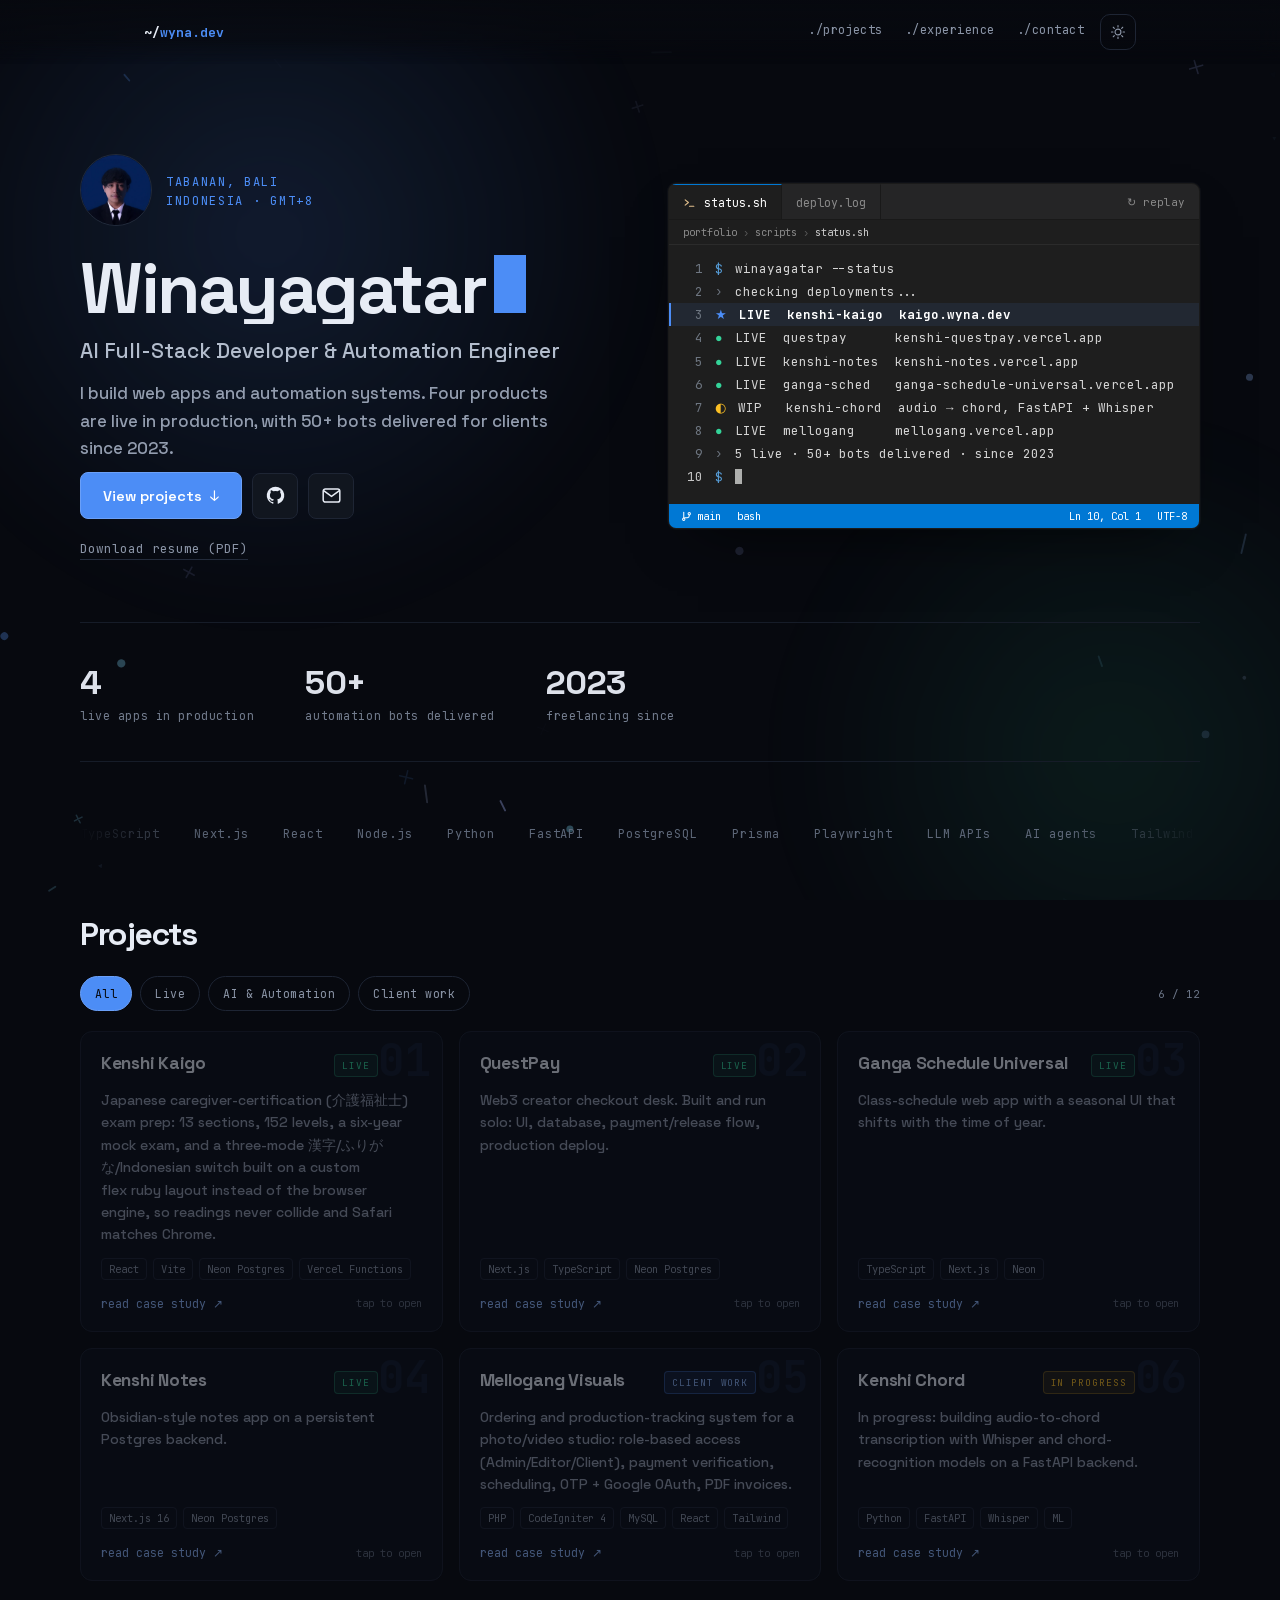
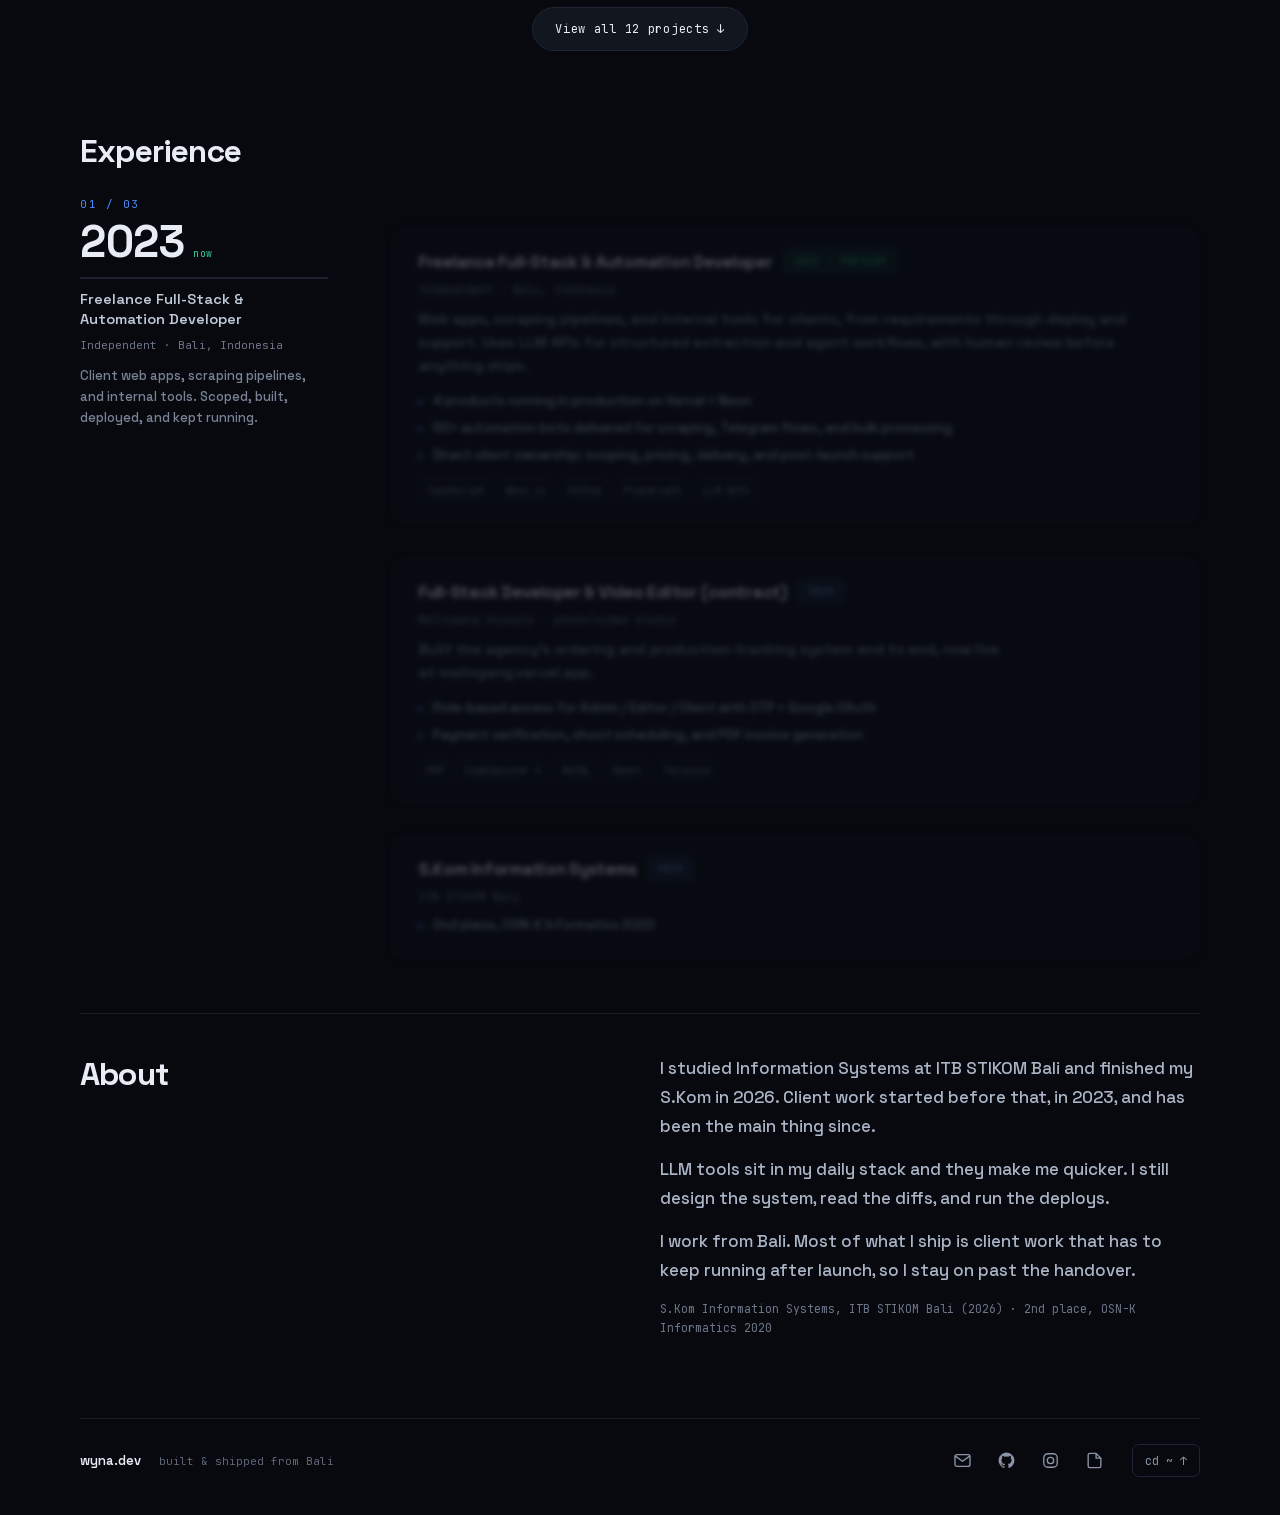
<file: index.html>
<!DOCTYPE html><html lang="en" class="__variable_6b9622 __variable_898c26"><head><meta charSet="utf-8"/><meta name="viewport" content="width=device-width, initial-scale=1"/><link rel="stylesheet" href="/_next/static/css/04a382935c172117.css" data-precedence="next"/><link rel="preload" as="script" fetchPriority="low" href="/_next/static/chunks/webpack-7c64779494009f50.js"/><script src="/_next/static/chunks/fd9d1056-b343dce2f8ea52f7.js" async=""></script><script src="/_next/static/chunks/117-05638baec290ef6c.js" async=""></script><script src="/_next/static/chunks/main-app-f8c101b78b771fcd.js" async=""></script><script src="/_next/static/chunks/app/page-1899feb83384c8ce.js" async=""></script><meta name="theme-color" media="(prefers-color-scheme: dark)" content="#07090f"/><meta name="theme-color" media="(prefers-color-scheme: light)" content="#ffffff"/><title>Winayagatar — AI Full-Stack &amp; Automation Developer</title><meta name="description" content="AI full-stack developer and automation engineer from Bali. Four products live in production and 50+ automation bots delivered for clients since 2023."/><meta name="application-name" content="Winayagatar — Portfolio"/><meta name="author" content="I Made Winayagatar Arya Bhanu"/><meta name="keywords" content="Full-Stack Developer,Automation Engineer,AI Developer,Next.js,TypeScript,Python,Bali,Indonesia,Remote"/><meta name="robots" content="index, follow"/><link rel="canonical" href="https://wyna.dev/"/><meta property="og:title" content="Winayagatar — AI Full-Stack &amp; Automation Developer"/><meta property="og:description" content="AI full-stack developer and automation engineer from Bali. Four products live in production and 50+ automation bots delivered for clients since 2023."/><meta property="og:url" content="https://wyna.dev/"/><meta property="og:site_name" content="Winayagatar"/><meta property="og:image" content="https://wyna.dev/og.png"/><meta property="og:image:width" content="1200"/><meta property="og:image:height" content="630"/><meta property="og:image:alt" content="Winayagatar — AI Full-Stack &amp; Automation Developer"/><meta property="og:type" content="website"/><meta name="twitter:card" content="summary_large_image"/><meta name="twitter:title" content="Winayagatar — AI Full-Stack &amp; Automation Developer"/><meta name="twitter:description" content="AI full-stack developer and automation engineer from Bali. Four products live in production and 50+ automation bots delivered for clients since 2023."/><meta name="twitter:image" content="https://wyna.dev/og.png"/><link rel="icon" href="/icon.svg?43dca28d3ea361ec" type="image/svg+xml" sizes="any"/><script>try{var t=localStorage.getItem("wyna-theme");if(t==="light"||t==="dark")document.documentElement.dataset.theme=t}catch(e){}</script><script src="/_next/static/chunks/polyfills-42372ed130431b0a.js" noModule=""></script></head><body><div class="progress" aria-hidden="true"></div><a href="#projects" class="skip">Skip to projects</a><div class="page"><div class="glow" aria-hidden="true"><div class="glow__a"></div><div class="glow__b"></div></div><canvas class="fx-canvas" aria-hidden="true"></canvas><div class="shell"><nav class="nav" aria-label="Primary"><div class="nav__scrim" aria-hidden="true"></div><div class="nav__inner"><button type="button" class="nav__burger" aria-label="Open menu"><svg width="20" height="20" viewBox="0 0 24 24" fill="none" stroke="currentColor" stroke-width="1.9" stroke-linecap="round" aria-hidden="true"><path d="M4 7h16M4 12.5h16M4 18h10"></path></svg></button><a href="#top" class="nav__brand">~/<span>wyna.dev</span></a><div class="nav__links"><a href="#projects" class="nav__link">./<!-- -->projects</a><a href="#experience" class="nav__link">./<!-- -->experience</a><a href="#contact" class="nav__link">./<!-- -->contact</a></div><button type="button" class="nav__theme" aria-label="Switch to light mode" title="Switch to light mode"><svg width="16" height="16" viewBox="0 0 24 24" fill="none" stroke="currentColor" stroke-width="1.7" stroke-linecap="round" stroke-linejoin="round" aria-hidden="true"><path d="M12 7.6a4.4 4.4 0 1 0 0 8.8 4.4 4.4 0 0 0 0-8.8zM12 2.2v2.2M12 19.6v2.2M4.9 4.9l1.6 1.6M17.5 17.5l1.6 1.6M2.2 12h2.2M19.6 12h2.2M4.9 19.1l1.6-1.6M17.5 6.5l1.6-1.6"></path></svg></button></div></nav><section id="top" class="hero"><div><div class="hero__id"><picture><source srcSet="/arya.webp" type="image/webp"/><img src="/arya.jpg" alt="Portrait of Winayagatar in a dark suit." width="72" height="72" class="hero__avatar"/></picture><p class="hero__loc">Tabanan, Bali<br/>Indonesia · GMT+8</p></div><h1 class="hero__name">Winayagatar<span class="hero__caret" aria-hidden="true"></span></h1><p class="hero__role">AI Full-Stack Developer &amp; Automation Engineer</p><p class="hero__lede">I build web apps and automation systems. Four products are live in production, with 50+ bots delivered for clients since 2023.</p><div class="hero__cta"><a href="#projects" class="btn">View projects<!-- --> <span class="btn__arrow" aria-hidden="true">↓</span></a><a href="https://github.com/ryuken25" target="_blank" rel="noopener noreferrer" aria-label="GitHub" title="github.com/ryuken25" class="icon-btn"><svg width="21" height="21" viewBox="0 0 24 24" fill="currentColor" aria-hidden="true"><path d="M12 2a10 10 0 0 0-3.16 19.49c.5.09.68-.22.68-.48v-1.7c-2.78.6-3.37-1.34-3.37-1.34-.45-1.16-1.11-1.47-1.11-1.47-.91-.62.07-.61.07-.61 1 .07 1.53 1.03 1.53 1.03.89 1.53 2.34 1.09 2.91.83.09-.65.35-1.09.63-1.34-2.22-.25-4.56-1.11-4.56-4.95 0-1.09.39-1.98 1.03-2.68-.1-.25-.45-1.27.1-2.65 0 0 .84-.27 2.75 1.02a9.6 9.6 0 0 1 5 0c1.91-1.29 2.75-1.02 2.75-1.02.55 1.38.2 2.4.1 2.65.64.7 1.03 1.59 1.03 2.68 0 3.85-2.34 4.7-4.57 4.94.36.31.68.92.68 1.86v2.75c0 .27.18.58.69.48A10 10 0 0 0 12 2z"></path></svg></a><a href="mailto:atar@wyna.dev" aria-label="Email" title="atar@wyna.dev" class="icon-btn"><svg width="21" height="21" viewBox="0 0 24 24" fill="none" stroke="currentColor" stroke-width="1.7" stroke-linecap="round" stroke-linejoin="round" aria-hidden="true"><rect x="2.5" y="4.5" width="19" height="15" rx="2.5"></rect><path d="M3 6.5l9 6.5 9-6.5"></path></svg></a></div><p class="hero__resume-row"><a href="https://wyna.dev/resume.pdf" target="_blank" rel="noopener noreferrer" class="hero__resume">Download resume (PDF)</a></p></div><div class="term"><div class="term__tabs"><button type="button" class="term__tab" data-on="1"><svg width="13" height="13" viewBox="0 0 24 24" fill="none" stroke="var(--ticon)" stroke-width="2" stroke-linecap="round" stroke-linejoin="round" aria-hidden="true"><path d="M4 17l6-5-6-5"></path><path d="M12 19h8"></path></svg>status.sh</button><button type="button" class="term__tab">deploy.log</button><button type="button" class="term__replay" title="Replay">↻ replay</button></div><div class="term__crumbs"><span>portfolio</span><i>›</i><span>scripts</span><i>›</i><b>status.sh</b></div><div class="term__body"><div class="term__line"><span class="term__no">1</span><span class="term__mark" data-tone="blue">$</span><span class="term__text">winayagatar --status</span></div><div class="term__line"><span class="term__no">2</span><span class="term__mark" data-tone="num">›</span><span class="term__text">checking deployments...</span></div><div class="term__line" data-hl="1"><span class="term__no">3</span><span class="term__mark" data-tone="accent">★</span><span class="term__text">LIVE  kenshi-kaigo  kaigo.wyna.dev</span></div><div class="term__line"><span class="term__no">4</span><span class="term__mark" data-tone="ok">●</span><span class="term__text">LIVE  questpay      kenshi-questpay.vercel.app</span></div><div class="term__line"><span class="term__no">5</span><span class="term__mark" data-tone="ok">●</span><span class="term__text">LIVE  kenshi-notes  kenshi-notes.vercel.app</span></div><div class="term__line"><span class="term__no">6</span><span class="term__mark" data-tone="ok">●</span><span class="term__text">LIVE  ganga-sched   ganga-schedule-universal.vercel.app</span></div><div class="term__line"><span class="term__no">7</span><span class="term__mark" data-tone="warn">◐</span><span class="term__text">WIP   kenshi-chord  audio → chord, FastAPI + Whisper</span></div><div class="term__line"><span class="term__no">8</span><span class="term__mark" data-tone="ok">●</span><span class="term__text">LIVE  mellogang     mellogang.vercel.app</span></div><div class="term__line"><span class="term__no">9</span><span class="term__mark" data-tone="num">›</span><span class="term__text">5 live · 50+ bots delivered · since 2023</span></div><div class="term__line"><span class="term__no">10</span><span class="term__mark" data-tone="accent">✓</span><span class="term__text">status ok</span></div><div class="term__prompt"><span class="term__no">11</span><span class="term__sigil">$</span><span class="term__caret"></span></div></div><div class="term__status"><span class="term__branch"><svg width="11" height="11" viewBox="0 0 24 24" fill="none" stroke="currentColor" stroke-width="2.2" stroke-linecap="round" aria-hidden="true"><path d="M6 3v12"></path><circle cx="6" cy="18" r="2.5"></circle><circle cx="18" cy="6" r="2.5"></circle><path d="M18 8.5v2a4 4 0 0 1-4 4H8"></path></svg>main</span><span>bash</span><span class="term__pos">Ln <!-- -->11<!-- -->, Col 1</span><span>UTF-8</span></div></div></section><section class="stats" aria-label="Track record"><div class="stat" data-scrub="1"><p class="stat__n" data-count="4">4</p><p class="stat__l">live apps in production</p></div><div class="stat" data-scrub="1"><p class="stat__n" data-count="50" data-suffix="+">50+</p><p class="stat__l">automation bots delivered</p></div><div class="stat" data-scrub="1"><p class="stat__n" data-count="2023" data-from="1990">2023</p><p class="stat__l">freelancing since</p></div></section><div class="ticker" aria-hidden="true"><div class="ticker__row"><span>TypeScript</span><span>Next.js</span><span>React</span><span>Node.js</span><span>Python</span><span>FastAPI</span><span>PostgreSQL</span><span>Prisma</span><span>Playwright</span><span>LLM APIs</span><span>AI agents</span><span>Tailwind</span><span>PHP</span><span>MySQL</span><span>Vercel</span><span>TypeScript</span><span>Next.js</span><span>React</span><span>Node.js</span><span>Python</span><span>FastAPI</span><span>PostgreSQL</span><span>Prisma</span><span>Playwright</span><span>LLM APIs</span><span>AI agents</span><span>Tailwind</span><span>PHP</span><span>MySQL</span><span>Vercel</span></div></div><section id="projects" class="sec"><div data-anim="wipe" data-i="0"><h2 class="sec__h sec__h--projects">Projects</h2></div><div class="filters"><button type="button" class="filter" data-on="1">All</button><button type="button" class="filter">Live</button><button type="button" class="filter">AI &amp; Automation</button><button type="button" class="filter">Client work</button><span class="filters__count">6<!-- --> / <!-- -->12</span></div><div class="cards"><article class="card" role="button" tabindex="0" data-scrub="1" aria-label="Open case study for Kenshi Kaigo"><span class="card__idx" aria-hidden="true">01</span><div class="card__top"><h3 class="card__name">Kenshi Kaigo</h3><span class="badge" data-badge="LIVE">LIVE</span></div><p class="card__desc">Japanese caregiver-certification (介護福祉士) exam prep: 13 sections, 152 levels, a six-year mock exam, and a three-mode 漢字/ふりがな/Indonesian switch built on a custom flex ruby layout instead of the browser engine, so readings never collide and Safari matches Chrome.</p><div class="tags tags--card"><span class="tag">React</span><span class="tag">Vite</span><span class="tag">Neon Postgres</span><span class="tag">Vercel Functions</span></div><div class="card__foot"><span class="card__cta">read case study <span aria-hidden="true">↗</span></span><span class="card__hint">tap to open</span></div></article><article class="card" role="button" tabindex="0" data-scrub="1" aria-label="Open case study for QuestPay"><span class="card__idx" aria-hidden="true">02</span><div class="card__top"><h3 class="card__name">QuestPay</h3><span class="badge" data-badge="LIVE">LIVE</span></div><p class="card__desc">Web3 creator checkout desk. Built and run solo: UI, database, payment/release flow, production deploy.</p><div class="tags tags--card"><span class="tag">Next.js</span><span class="tag">TypeScript</span><span class="tag">Neon Postgres</span></div><div class="card__foot"><span class="card__cta">read case study <span aria-hidden="true">↗</span></span><span class="card__hint">tap to open</span></div></article><article class="card" role="button" tabindex="0" data-scrub="1" aria-label="Open case study for Ganga Schedule Universal"><span class="card__idx" aria-hidden="true">03</span><div class="card__top"><h3 class="card__name">Ganga Schedule Universal</h3><span class="badge" data-badge="LIVE">LIVE</span></div><p class="card__desc">Class-schedule web app with a seasonal UI that shifts with the time of year.</p><div class="tags tags--card"><span class="tag">TypeScript</span><span class="tag">Next.js</span><span class="tag">Neon</span></div><div class="card__foot"><span class="card__cta">read case study <span aria-hidden="true">↗</span></span><span class="card__hint">tap to open</span></div></article><article class="card" role="button" tabindex="0" data-scrub="1" aria-label="Open case study for Kenshi Notes"><span class="card__idx" aria-hidden="true">04</span><div class="card__top"><h3 class="card__name">Kenshi Notes</h3><span class="badge" data-badge="LIVE">LIVE</span></div><p class="card__desc">Obsidian-style notes app on a persistent Postgres backend.</p><div class="tags tags--card"><span class="tag">Next.js 16</span><span class="tag">Neon Postgres</span></div><div class="card__foot"><span class="card__cta">read case study <span aria-hidden="true">↗</span></span><span class="card__hint">tap to open</span></div></article><article class="card" role="button" tabindex="0" data-scrub="1" aria-label="Open case study for Mellogang Visuals"><span class="card__idx" aria-hidden="true">05</span><div class="card__top"><h3 class="card__name">Mellogang Visuals</h3><span class="badge" data-badge="CLIENT WORK">CLIENT WORK</span></div><p class="card__desc">Ordering and production-tracking system for a photo/video studio: role-based access (Admin/Editor/Client), payment verification, scheduling, OTP + Google OAuth, PDF invoices.</p><div class="tags tags--card"><span class="tag">PHP</span><span class="tag">CodeIgniter 4</span><span class="tag">MySQL</span><span class="tag">React</span><span class="tag">Tailwind</span></div><div class="card__foot"><span class="card__cta">read case study <span aria-hidden="true">↗</span></span><span class="card__hint">tap to open</span></div></article><article class="card" role="button" tabindex="0" data-scrub="1" aria-label="Open case study for Kenshi Chord"><span class="card__idx" aria-hidden="true">06</span><div class="card__top"><h3 class="card__name">Kenshi Chord</h3><span class="badge" data-badge="IN PROGRESS">IN PROGRESS</span></div><p class="card__desc">In progress: building audio-to-chord transcription with Whisper and chord-recognition models on a FastAPI backend.</p><div class="tags tags--card"><span class="tag">Python</span><span class="tag">FastAPI</span><span class="tag">Whisper</span><span class="tag">ML</span></div><div class="card__foot"><span class="card__cta">read case study <span aria-hidden="true">↗</span></span><span class="card__hint">tap to open</span></div></article></div><div class="more"><button type="button" class="more__btn">View all 12 projects ↓</button></div></section><section id="experience" class="sec"><div data-anim="wipe" data-i="0"><h2 class="sec__h sec__h--xp">Experience</h2></div><div class="xp"><aside class="xp__aside"><p class="xp__count">01 / 03</p><div class="xp__yearrow"><span class="xp__year"><span class="xp__digit" data-digit="0">2</span><span class="xp__digit" data-digit="1">0</span><span class="xp__digit" data-digit="2">2</span><span class="xp__digit" data-digit="3">3</span></span><span class="xp__now">now</span></div><div class="xp__rail" aria-hidden="true"><div class="xp__fill"></div></div><p class="xp__role">Freelance Full-Stack &amp; Automation Developer</p><p class="xp__place">Independent · Bali, Indonesia</p><p class="xp__summary">Client web apps, scraping pipelines, and internal tools. Scoped, built, deployed, and kept running.</p></aside><div class="xp__list" data-xp-wrap="1"><article class="xp__card" data-xp="1"><span class="xp__bar" data-xp-bar="1" aria-hidden="true"></span><div class="xp__head"><h3 class="xp__title">Freelance Full-Stack &amp; Automation Developer</h3><span class="xp__period" data-tone="live">2023 — PRESENT</span></div><p class="xp__meta">Independent · Bali, Indonesia</p><p class="xp__desc">Web apps, scraping pipelines, and internal tools for clients, from requirements through deploy and support. Uses LLM APIs for structured extraction and agent workflows, with human review before anything ships.</p><div class="xp__bullets xp__bullets--spaced"><div class="xp__bullet"><i aria-hidden="true">▸</i><span>4 products running in production on Vercel + Neon</span></div><div class="xp__bullet"><i aria-hidden="true">▸</i><span>50+ automation bots delivered for scraping, Telegram flows, and bulk processing</span></div><div class="xp__bullet"><i aria-hidden="true">▸</i><span>Direct client ownership: scoping, pricing, delivery, and post-launch support</span></div></div><div class="tags"><span class="tag">TypeScript</span><span class="tag">Next.js</span><span class="tag">Python</span><span class="tag">Playwright</span><span class="tag">LLM APIs</span></div></article><article class="xp__card" data-xp="1"><span class="xp__bar" data-xp-bar="1" aria-hidden="true"></span><div class="xp__head"><h3 class="xp__title">Full-Stack Developer &amp; Video Editor (contract)</h3><span class="xp__period" data-tone="accent">2025</span></div><p class="xp__meta">Mellogang Visuals · photo/video studio</p><p class="xp__desc">Built the agency&#x27;s ordering and production-tracking system end to end, now live at mellogang.vercel.app.</p><div class="xp__bullets xp__bullets--spaced"><div class="xp__bullet"><i aria-hidden="true">▸</i><span>Role-based access for Admin / Editor / Client with OTP + Google OAuth</span></div><div class="xp__bullet"><i aria-hidden="true">▸</i><span>Payment verification, shoot scheduling, and PDF invoice generation</span></div></div><div class="tags"><span class="tag">PHP</span><span class="tag">CodeIgniter 4</span><span class="tag">MySQL</span><span class="tag">React</span><span class="tag">Tailwind</span></div></article><article class="xp__card" data-xp="1"><span class="xp__bar" data-xp-bar="1" aria-hidden="true"></span><div class="xp__head"><h3 class="xp__title">S.Kom Information Systems</h3><span class="xp__period" data-tone="accent">2026</span></div><p class="xp__meta">ITB STIKOM Bali</p><div class="xp__bullets"><div class="xp__bullet"><i aria-hidden="true">▸</i><span>2nd place, OSN-K Informatics 2020</span></div></div></article></div></div></section><section class="about"><div data-anim="wipe" data-i="0"><h2 class="sec__h">About</h2></div><div data-anim="blur" data-i="1"><p class="about__body">I studied Information Systems at ITB STIKOM Bali and finished my S.Kom in 2026. Client work started before that, in 2023, and has been the main thing since.</p><p class="about__body">LLM tools sit in my daily stack and they make me quicker. I still design the system, read the diffs, and run the deploys.</p><p class="about__body">I work from Bali. Most of what I ship is client work that has to keep running after launch, so I stay on past the handover.</p><p class="about__creds">S.Kom Information Systems, ITB STIKOM Bali (2026) · 2nd place, OSN-K Informatics 2020</p></div></section><footer id="contact" class="foot"><a href="#top" class="foot__brand">wyna.dev</a><span class="foot__note">built &amp; shipped from Bali</span><div class="foot__social"><a href="mailto:atar@wyna.dev" aria-label="Email" title="atar@wyna.dev" class="foot__icon"><svg width="19" height="19" viewBox="0 0 24 24" fill="none" stroke="currentColor" stroke-width="1.7" stroke-linecap="round" stroke-linejoin="round" aria-hidden="true"><rect x="2.5" y="4.5" width="19" height="15" rx="2.5"></rect><path d="M3 6.5l9 6.5 9-6.5"></path></svg></a><a href="https://github.com/ryuken25" target="_blank" rel="noopener noreferrer" aria-label="GitHub" title="GitHub" class="foot__icon"><svg width="19" height="19" viewBox="0 0 24 24" fill="currentColor" stroke="none" stroke-width="1.7" stroke-linecap="round" stroke-linejoin="round" aria-hidden="true"><path d="M12 2a10 10 0 0 0-3.16 19.49c.5.09.68-.22.68-.48v-1.7c-2.78.6-3.37-1.34-3.37-1.34-.45-1.16-1.11-1.47-1.11-1.47-.91-.62.07-.61.07-.61 1 .07 1.53 1.03 1.53 1.03.89 1.53 2.34 1.09 2.91.83.09-.65.35-1.09.63-1.34-2.22-.25-4.56-1.11-4.56-4.95 0-1.09.39-1.98 1.03-2.68-.1-.25-.45-1.27.1-2.65 0 0 .84-.27 2.75 1.02a9.6 9.6 0 0 1 5 0c1.91-1.29 2.75-1.02 2.75-1.02.55 1.38.2 2.4.1 2.65.64.7 1.03 1.59 1.03 2.68 0 3.85-2.34 4.7-4.57 4.94.36.31.68.92.68 1.86v2.75c0 .27.18.58.69.48A10 10 0 0 0 12 2z"></path></svg></a><a href="https://instagram.com/__winatar" target="_blank" rel="noopener noreferrer" aria-label="Instagram" title="Instagram" class="foot__icon"><svg width="19" height="19" viewBox="0 0 24 24" fill="none" stroke="currentColor" stroke-width="1.7" stroke-linecap="round" stroke-linejoin="round" aria-hidden="true"><path d="M8.5 3.5h7a5 5 0 0 1 5 5v7a5 5 0 0 1-5 5h-7a5 5 0 0 1-5-5v-7a5 5 0 0 1 5-5zM12 8a4 4 0 1 0 0 8 4 4 0 0 0 0-8z"></path></svg></a><a href="https://wyna.dev/resume.pdf" target="_blank" rel="noopener noreferrer" aria-label="Resume PDF" title="Resume PDF" class="foot__icon"><svg width="19" height="19" viewBox="0 0 24 24" fill="none" stroke="currentColor" stroke-width="1.7" stroke-linecap="round" stroke-linejoin="round" aria-hidden="true"><path d="M14 3H6a2 2 0 0 0-2 2v14a2 2 0 0 0 2 2h12a2 2 0 0 0 2-2V9zM14 3v6h6"></path></svg></a></div><a href="#top" class="foot__top">cd ~ ↑</a></footer></div></div><script src="/_next/static/chunks/webpack-7c64779494009f50.js" async=""></script><script>(self.__next_f=self.__next_f||[]).push([0]);self.__next_f.push([2,null])</script><script>self.__next_f.push([1,"1:HL[\"/_next/static/css/04a382935c172117.css\",\"style\"]\n"])</script><script>self.__next_f.push([1,"2:I[2846,[],\"\"]\n4:I[4869,[\"931\",\"static/chunks/app/page-1899feb83384c8ce.js\"],\"default\"]\n5:I[4707,[],\"\"]\n6:I[6423,[],\"\"]\n8:I[1060,[],\"\"]\n9:[]\n"])</script><script>self.__next_f.push([1,"0:[\"$\",\"$L2\",null,{\"buildId\":\"xnSDYf4_gBwXSashMukVt\",\"assetPrefix\":\"\",\"urlParts\":[\"\",\"\"],\"initialTree\":[\"\",{\"children\":[\"__PAGE__\",{}]},\"$undefined\",\"$undefined\",true],\"initialSeedData\":[\"\",{\"children\":[\"__PAGE__\",{},[[\"$L3\",[\"$\",\"$L4\",null,{}],null],null],null]},[[[[\"$\",\"link\",\"0\",{\"rel\":\"stylesheet\",\"href\":\"/_next/static/css/04a382935c172117.css\",\"precedence\":\"next\",\"crossOrigin\":\"$undefined\"}]],[\"$\",\"html\",null,{\"lang\":\"en\",\"className\":\"__variable_6b9622 __variable_898c26\",\"children\":[[\"$\",\"head\",null,{\"children\":[\"$\",\"script\",null,{\"dangerouslySetInnerHTML\":{\"__html\":\"try{var t=localStorage.getItem(\\\"wyna-theme\\\");if(t===\\\"light\\\"||t===\\\"dark\\\")document.documentElement.dataset.theme=t}catch(e){}\"}}]}],[\"$\",\"body\",null,{\"children\":[\"$\",\"$L5\",null,{\"parallelRouterKey\":\"children\",\"segmentPath\":[\"children\"],\"error\":\"$undefined\",\"errorStyles\":\"$undefined\",\"errorScripts\":\"$undefined\",\"template\":[\"$\",\"$L6\",null,{}],\"templateStyles\":\"$undefined\",\"templateScripts\":\"$undefined\",\"notFound\":[[\"$\",\"title\",null,{\"children\":\"404: This page could not be found.\"}],[\"$\",\"div\",null,{\"style\":{\"fontFamily\":\"system-ui,\\\"Segoe UI\\\",Roboto,Helvetica,Arial,sans-serif,\\\"Apple Color Emoji\\\",\\\"Segoe UI Emoji\\\"\",\"height\":\"100vh\",\"textAlign\":\"center\",\"display\":\"flex\",\"flexDirection\":\"column\",\"alignItems\":\"center\",\"justifyContent\":\"center\"},\"children\":[\"$\",\"div\",null,{\"children\":[[\"$\",\"style\",null,{\"dangerouslySetInnerHTML\":{\"__html\":\"body{color:#000;background:#fff;margin:0}.next-error-h1{border-right:1px solid rgba(0,0,0,.3)}@media (prefers-color-scheme:dark){body{color:#fff;background:#000}.next-error-h1{border-right:1px solid rgba(255,255,255,.3)}}\"}}],[\"$\",\"h1\",null,{\"className\":\"next-error-h1\",\"style\":{\"display\":\"inline-block\",\"margin\":\"0 20px 0 0\",\"padding\":\"0 23px 0 0\",\"fontSize\":24,\"fontWeight\":500,\"verticalAlign\":\"top\",\"lineHeight\":\"49px\"},\"children\":\"404\"}],[\"$\",\"div\",null,{\"style\":{\"display\":\"inline-block\"},\"children\":[\"$\",\"h2\",null,{\"style\":{\"fontSize\":14,\"fontWeight\":400,\"lineHeight\":\"49px\",\"margin\":0},\"children\":\"This page could not be found.\"}]}]]}]}]],\"notFoundStyles\":[]}]}]]}]],null],null],\"couldBeIntercepted\":false,\"initialHead\":[null,\"$L7\"],\"globalErrorComponent\":\"$8\",\"missingSlots\":\"$W9\"}]\n"])</script><script>self.__next_f.push([1,"7:[[\"$\",\"meta\",\"0\",{\"name\":\"viewport\",\"content\":\"width=device-width, initial-scale=1\"}],[\"$\",\"meta\",\"1\",{\"name\":\"theme-color\",\"media\":\"(prefers-color-scheme: dark)\",\"content\":\"#07090f\"}],[\"$\",\"meta\",\"2\",{\"name\":\"theme-color\",\"media\":\"(prefers-color-scheme: light)\",\"content\":\"#ffffff\"}],[\"$\",\"meta\",\"3\",{\"charSet\":\"utf-8\"}],[\"$\",\"title\",\"4\",{\"children\":\"Winayagatar — AI Full-Stack \u0026 Automation Developer\"}],[\"$\",\"meta\",\"5\",{\"name\":\"description\",\"content\":\"AI full-stack developer and automation engineer from Bali. Four products live in production and 50+ automation bots delivered for clients since 2023.\"}],[\"$\",\"meta\",\"6\",{\"name\":\"application-name\",\"content\":\"Winayagatar — Portfolio\"}],[\"$\",\"meta\",\"7\",{\"name\":\"author\",\"content\":\"I Made Winayagatar Arya Bhanu\"}],[\"$\",\"meta\",\"8\",{\"name\":\"keywords\",\"content\":\"Full-Stack Developer,Automation Engineer,AI Developer,Next.js,TypeScript,Python,Bali,Indonesia,Remote\"}],[\"$\",\"meta\",\"9\",{\"name\":\"robots\",\"content\":\"index, follow\"}],[\"$\",\"link\",\"10\",{\"rel\":\"canonical\",\"href\":\"https://wyna.dev/\"}],[\"$\",\"meta\",\"11\",{\"property\":\"og:title\",\"content\":\"Winayagatar — AI Full-Stack \u0026 Automation Developer\"}],[\"$\",\"meta\",\"12\",{\"property\":\"og:description\",\"content\":\"AI full-stack developer and automation engineer from Bali. Four products live in production and 50+ automation bots delivered for clients since 2023.\"}],[\"$\",\"meta\",\"13\",{\"property\":\"og:url\",\"content\":\"https://wyna.dev/\"}],[\"$\",\"meta\",\"14\",{\"property\":\"og:site_name\",\"content\":\"Winayagatar\"}],[\"$\",\"meta\",\"15\",{\"property\":\"og:image\",\"content\":\"https://wyna.dev/og.png\"}],[\"$\",\"meta\",\"16\",{\"property\":\"og:image:width\",\"content\":\"1200\"}],[\"$\",\"meta\",\"17\",{\"property\":\"og:image:height\",\"content\":\"630\"}],[\"$\",\"meta\",\"18\",{\"property\":\"og:image:alt\",\"content\":\"Winayagatar — AI Full-Stack \u0026 Automation Developer\"}],[\"$\",\"meta\",\"19\",{\"property\":\"og:type\",\"content\":\"website\"}],[\"$\",\"meta\",\"20\",{\"name\":\"twitter:card\",\"content\":\"summary_large_image\"}],[\"$\",\"meta\",\"21\",{\"name\":\"twitter:title\",\"content\":\"Winayagatar — AI Full-Stack \u0026 Automation Developer\"}],[\"$\",\"meta\",\"22\",{\"name\":\"twitter:description\",\"content\":\"AI full-stack developer and automation engineer from Bali. Four products live in production and 50+ automation bots delivered for clients since 2023.\"}],[\"$\",\"meta\",\"23\",{\"name\":\"twitter:image\",\"content\":\"https://wyna.dev/og.png\"}],[\"$\",\"link\",\"24\",{\"rel\":\"icon\",\"href\":\"/icon.svg?43dca28d3ea361ec\",\"type\":\"image/svg+xml\",\"sizes\":\"any\"}]]\n"])</script><script>self.__next_f.push([1,"3:null\n"])</script></body></html>
</file>
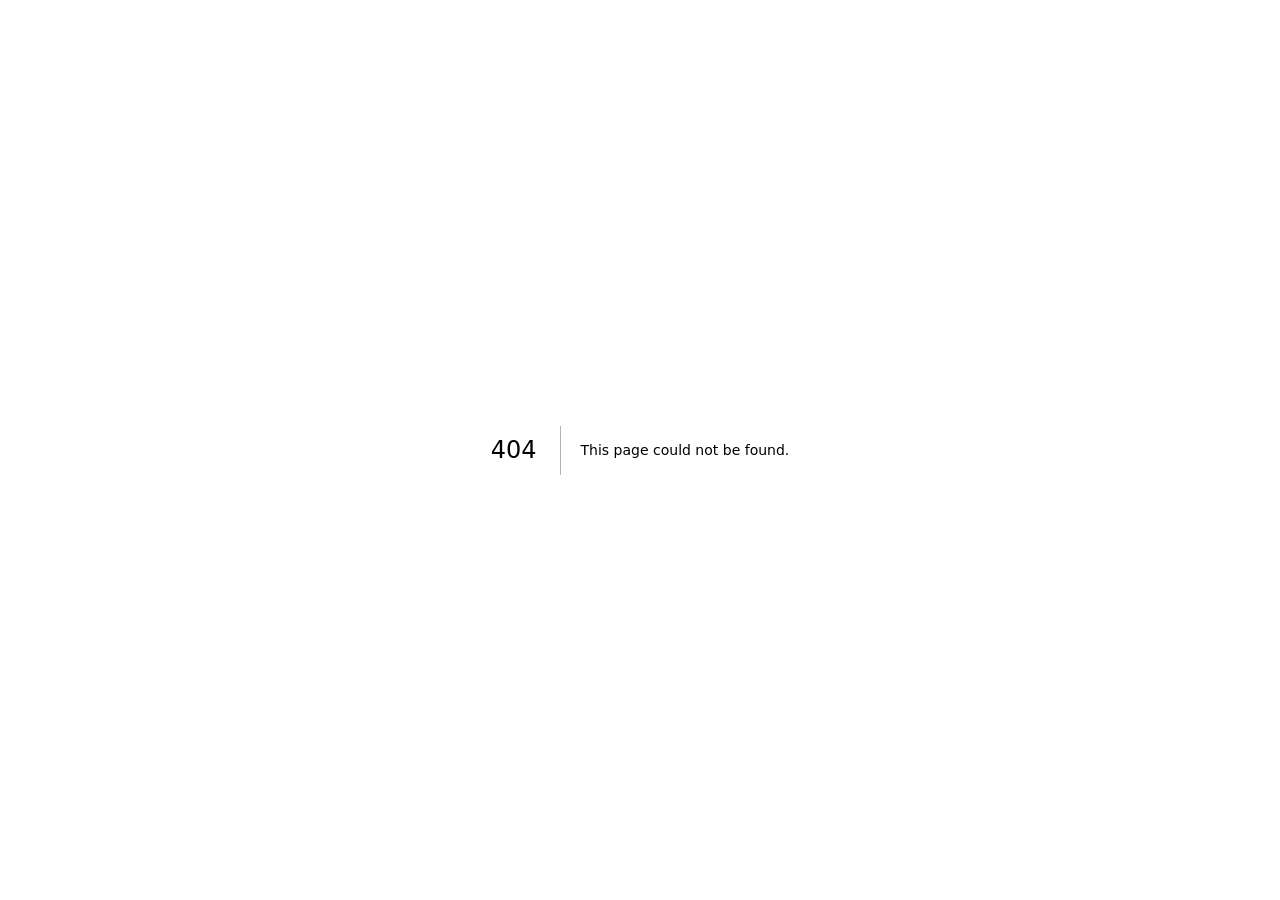
<file: 404/index.html>
<!DOCTYPE html><html lang="en" class="__variable_6b9622 __variable_898c26"><head><meta charSet="utf-8"/><meta name="viewport" content="width=device-width, initial-scale=1"/><link rel="stylesheet" href="/_next/static/css/04a382935c172117.css" data-precedence="next"/><link rel="preload" as="script" fetchPriority="low" href="/_next/static/chunks/webpack-7c64779494009f50.js"/><script src="/_next/static/chunks/fd9d1056-b343dce2f8ea52f7.js" async=""></script><script src="/_next/static/chunks/117-05638baec290ef6c.js" async=""></script><script src="/_next/static/chunks/main-app-f8c101b78b771fcd.js" async=""></script><meta name="robots" content="noindex"/><title>404: This page could not be found.</title><meta name="theme-color" media="(prefers-color-scheme: dark)" content="#07090f"/><meta name="theme-color" media="(prefers-color-scheme: light)" content="#ffffff"/><title>Winayagatar — AI Full-Stack &amp; Automation Developer</title><meta name="description" content="AI full-stack developer and automation engineer from Bali. Four products live in production and 50+ automation bots delivered for clients since 2023."/><meta name="application-name" content="Winayagatar — Portfolio"/><meta name="author" content="I Made Winayagatar Arya Bhanu"/><meta name="keywords" content="Full-Stack Developer,Automation Engineer,AI Developer,Next.js,TypeScript,Python,Bali,Indonesia,Remote"/><meta name="robots" content="index, follow"/><link rel="canonical" href="https://wyna.dev/"/><meta property="og:title" content="Winayagatar — AI Full-Stack &amp; Automation Developer"/><meta property="og:description" content="AI full-stack developer and automation engineer from Bali. Four products live in production and 50+ automation bots delivered for clients since 2023."/><meta property="og:url" content="https://wyna.dev/"/><meta property="og:site_name" content="Winayagatar"/><meta property="og:image" content="https://wyna.dev/og.png"/><meta property="og:image:width" content="1200"/><meta property="og:image:height" content="630"/><meta property="og:image:alt" content="Winayagatar — AI Full-Stack &amp; Automation Developer"/><meta property="og:type" content="website"/><meta name="twitter:card" content="summary_large_image"/><meta name="twitter:title" content="Winayagatar — AI Full-Stack &amp; Automation Developer"/><meta name="twitter:description" content="AI full-stack developer and automation engineer from Bali. Four products live in production and 50+ automation bots delivered for clients since 2023."/><meta name="twitter:image" content="https://wyna.dev/og.png"/><script>try{var t=localStorage.getItem("wyna-theme");if(t==="light"||t==="dark")document.documentElement.dataset.theme=t}catch(e){}</script><script src="/_next/static/chunks/polyfills-42372ed130431b0a.js" noModule=""></script></head><body><div style="font-family:system-ui,&quot;Segoe UI&quot;,Roboto,Helvetica,Arial,sans-serif,&quot;Apple Color Emoji&quot;,&quot;Segoe UI Emoji&quot;;height:100vh;text-align:center;display:flex;flex-direction:column;align-items:center;justify-content:center"><div><style>body{color:#000;background:#fff;margin:0}.next-error-h1{border-right:1px solid rgba(0,0,0,.3)}@media (prefers-color-scheme:dark){body{color:#fff;background:#000}.next-error-h1{border-right:1px solid rgba(255,255,255,.3)}}</style><h1 class="next-error-h1" style="display:inline-block;margin:0 20px 0 0;padding:0 23px 0 0;font-size:24px;font-weight:500;vertical-align:top;line-height:49px">404</h1><div style="display:inline-block"><h2 style="font-size:14px;font-weight:400;line-height:49px;margin:0">This page could not be found.</h2></div></div></div><script src="/_next/static/chunks/webpack-7c64779494009f50.js" async=""></script><script>(self.__next_f=self.__next_f||[]).push([0]);self.__next_f.push([2,null])</script><script>self.__next_f.push([1,"1:HL[\"/_next/static/css/04a382935c172117.css\",\"style\"]\n"])</script><script>self.__next_f.push([1,"2:I[2846,[],\"\"]\n4:I[4707,[],\"\"]\n5:I[6423,[],\"\"]\nb:I[1060,[],\"\"]\n6:{\"fontFamily\":\"system-ui,\\\"Segoe UI\\\",Roboto,Helvetica,Arial,sans-serif,\\\"Apple Color Emoji\\\",\\\"Segoe UI Emoji\\\"\",\"height\":\"100vh\",\"textAlign\":\"center\",\"display\":\"flex\",\"flexDirection\":\"column\",\"alignItems\":\"center\",\"justifyContent\":\"center\"}\n7:{\"display\":\"inline-block\",\"margin\":\"0 20px 0 0\",\"padding\":\"0 23px 0 0\",\"fontSize\":24,\"fontWeight\":500,\"verticalAlign\":\"top\",\"lineHeight\":\"49px\"}\n8:{\"display\":\"inline-block\"}\n9:{\"fontSize\":14,\"fontWeight\":400,\"lineHeight\":\"49px\",\"margin\":0}\nc:[]\n"])</script><script>self.__next_f.push([1,"0:[\"$\",\"$L2\",null,{\"buildId\":\"xnSDYf4_gBwXSashMukVt\",\"assetPrefix\":\"\",\"urlParts\":[\"\",\"_not-found\",\"\"],\"initialTree\":[\"\",{\"children\":[\"/_not-found\",{\"children\":[\"__PAGE__\",{}]}]},\"$undefined\",\"$undefined\",true],\"initialSeedData\":[\"\",{\"children\":[\"/_not-found\",{\"children\":[\"__PAGE__\",{},[[\"$L3\",[[\"$\",\"title\",null,{\"children\":\"404: This page could not be found.\"}],[\"$\",\"div\",null,{\"style\":{\"fontFamily\":\"system-ui,\\\"Segoe UI\\\",Roboto,Helvetica,Arial,sans-serif,\\\"Apple Color Emoji\\\",\\\"Segoe UI Emoji\\\"\",\"height\":\"100vh\",\"textAlign\":\"center\",\"display\":\"flex\",\"flexDirection\":\"column\",\"alignItems\":\"center\",\"justifyContent\":\"center\"},\"children\":[\"$\",\"div\",null,{\"children\":[[\"$\",\"style\",null,{\"dangerouslySetInnerHTML\":{\"__html\":\"body{color:#000;background:#fff;margin:0}.next-error-h1{border-right:1px solid rgba(0,0,0,.3)}@media (prefers-color-scheme:dark){body{color:#fff;background:#000}.next-error-h1{border-right:1px solid rgba(255,255,255,.3)}}\"}}],[\"$\",\"h1\",null,{\"className\":\"next-error-h1\",\"style\":{\"display\":\"inline-block\",\"margin\":\"0 20px 0 0\",\"padding\":\"0 23px 0 0\",\"fontSize\":24,\"fontWeight\":500,\"verticalAlign\":\"top\",\"lineHeight\":\"49px\"},\"children\":\"404\"}],[\"$\",\"div\",null,{\"style\":{\"display\":\"inline-block\"},\"children\":[\"$\",\"h2\",null,{\"style\":{\"fontSize\":14,\"fontWeight\":400,\"lineHeight\":\"49px\",\"margin\":0},\"children\":\"This page could not be found.\"}]}]]}]}]],null],null],null]},[null,[\"$\",\"$L4\",null,{\"parallelRouterKey\":\"children\",\"segmentPath\":[\"children\",\"/_not-found\",\"children\"],\"error\":\"$undefined\",\"errorStyles\":\"$undefined\",\"errorScripts\":\"$undefined\",\"template\":[\"$\",\"$L5\",null,{}],\"templateStyles\":\"$undefined\",\"templateScripts\":\"$undefined\",\"notFound\":\"$undefined\",\"notFoundStyles\":\"$undefined\"}]],null]},[[[[\"$\",\"link\",\"0\",{\"rel\":\"stylesheet\",\"href\":\"/_next/static/css/04a382935c172117.css\",\"precedence\":\"next\",\"crossOrigin\":\"$undefined\"}]],[\"$\",\"html\",null,{\"lang\":\"en\",\"className\":\"__variable_6b9622 __variable_898c26\",\"children\":[[\"$\",\"head\",null,{\"children\":[\"$\",\"script\",null,{\"dangerouslySetInnerHTML\":{\"__html\":\"try{var t=localStorage.getItem(\\\"wyna-theme\\\");if(t===\\\"light\\\"||t===\\\"dark\\\")document.documentElement.dataset.theme=t}catch(e){}\"}}]}],[\"$\",\"body\",null,{\"children\":[\"$\",\"$L4\",null,{\"parallelRouterKey\":\"children\",\"segmentPath\":[\"children\"],\"error\":\"$undefined\",\"errorStyles\":\"$undefined\",\"errorScripts\":\"$undefined\",\"template\":[\"$\",\"$L5\",null,{}],\"templateStyles\":\"$undefined\",\"templateScripts\":\"$undefined\",\"notFound\":[[\"$\",\"title\",null,{\"children\":\"404: This page could not be found.\"}],[\"$\",\"div\",null,{\"style\":\"$6\",\"children\":[\"$\",\"div\",null,{\"children\":[[\"$\",\"style\",null,{\"dangerouslySetInnerHTML\":{\"__html\":\"body{color:#000;background:#fff;margin:0}.next-error-h1{border-right:1px solid rgba(0,0,0,.3)}@media (prefers-color-scheme:dark){body{color:#fff;background:#000}.next-error-h1{border-right:1px solid rgba(255,255,255,.3)}}\"}}],[\"$\",\"h1\",null,{\"className\":\"next-error-h1\",\"style\":\"$7\",\"children\":\"404\"}],[\"$\",\"div\",null,{\"style\":\"$8\",\"children\":[\"$\",\"h2\",null,{\"style\":\"$9\",\"children\":\"This page could not be found.\"}]}]]}]}]],\"notFoundStyles\":[]}]}]]}]],null],null],\"couldBeIntercepted\":false,\"initialHead\":[[\"$\",\"meta\",null,{\"name\":\"robots\",\"content\":\"noindex\"}],\"$La\"],\"globalErrorComponent\":\"$b\",\"missingSlots\":\"$Wc\"}]\n"])</script><script>self.__next_f.push([1,"a:[[\"$\",\"meta\",\"0\",{\"name\":\"viewport\",\"content\":\"width=device-width, initial-scale=1\"}],[\"$\",\"meta\",\"1\",{\"name\":\"theme-color\",\"media\":\"(prefers-color-scheme: dark)\",\"content\":\"#07090f\"}],[\"$\",\"meta\",\"2\",{\"name\":\"theme-color\",\"media\":\"(prefers-color-scheme: light)\",\"content\":\"#ffffff\"}],[\"$\",\"meta\",\"3\",{\"charSet\":\"utf-8\"}],[\"$\",\"title\",\"4\",{\"children\":\"Winayagatar — AI Full-Stack \u0026 Automation Developer\"}],[\"$\",\"meta\",\"5\",{\"name\":\"description\",\"content\":\"AI full-stack developer and automation engineer from Bali. Four products live in production and 50+ automation bots delivered for clients since 2023.\"}],[\"$\",\"meta\",\"6\",{\"name\":\"application-name\",\"content\":\"Winayagatar — Portfolio\"}],[\"$\",\"meta\",\"7\",{\"name\":\"author\",\"content\":\"I Made Winayagatar Arya Bhanu\"}],[\"$\",\"meta\",\"8\",{\"name\":\"keywords\",\"content\":\"Full-Stack Developer,Automation Engineer,AI Developer,Next.js,TypeScript,Python,Bali,Indonesia,Remote\"}],[\"$\",\"meta\",\"9\",{\"name\":\"robots\",\"content\":\"index, follow\"}],[\"$\",\"link\",\"10\",{\"rel\":\"canonical\",\"href\":\"https://wyna.dev/\"}],[\"$\",\"meta\",\"11\",{\"property\":\"og:title\",\"content\":\"Winayagatar — AI Full-Stack \u0026 Automation Developer\"}],[\"$\",\"meta\",\"12\",{\"property\":\"og:description\",\"content\":\"AI full-stack developer and automation engineer from Bali. Four products live in production and 50+ automation bots delivered for clients since 2023.\"}],[\"$\",\"meta\",\"13\",{\"property\":\"og:url\",\"content\":\"https://wyna.dev/\"}],[\"$\",\"meta\",\"14\",{\"property\":\"og:site_name\",\"content\":\"Winayagatar\"}],[\"$\",\"meta\",\"15\",{\"property\":\"og:image\",\"content\":\"https://wyna.dev/og.png\"}],[\"$\",\"meta\",\"16\",{\"property\":\"og:image:width\",\"content\":\"1200\"}],[\"$\",\"meta\",\"17\",{\"property\":\"og:image:height\",\"content\":\"630\"}],[\"$\",\"meta\",\"18\",{\"property\":\"og:image:alt\",\"content\":\"Winayagatar — AI Full-Stack \u0026 Automation Developer\"}],[\"$\",\"meta\",\"19\",{\"property\":\"og:type\",\"content\":\"website\"}],[\"$\",\"meta\",\"20\",{\"name\":\"twitter:card\",\"content\":\"summary_large_image\"}],[\"$\",\"meta\",\"21\",{\"name\":\"twitter:title\",\"content\":\"Winayagatar — AI Full-Stack \u0026 Automation Developer\"}],[\"$\",\"meta\",\"22\",{\"name\":\"twitter:description\",\"content\":\"AI full-stack developer and automation engineer from Bali. Four products live in production and 50+ automation bots delivered for clients since 2023.\"}],[\"$\",\"meta\",\"23\",{\"name\":\"twitter:image\",\"content\":\"https://wyna.dev/og.png\"}]]\n"])</script><script>self.__next_f.push([1,"3:null\n"])</script></body></html>
</file>
<file: _next/static/css/04a382935c172117.css>
@font-face{font-family:__Space_Grotesk_6b9622;font-style:normal;font-weight:500;font-display:swap;src:url(/_next/static/media/e1aab0933260df4d-s.woff2) format("woff2");unicode-range:u+0102-0103,u+0110-0111,u+0128-0129,u+0168-0169,u+01a0-01a1,u+01af-01b0,u+0300-0301,u+0303-0304,u+0308-0309,u+0323,u+0329,u+1ea0-1ef9,u+20ab}@font-face{font-family:__Space_Grotesk_6b9622;font-style:normal;font-weight:500;font-display:swap;src:url(/_next/static/media/b7387a63dd068245-s.woff2) format("woff2");unicode-range:u+0100-02ba,u+02bd-02c5,u+02c7-02cc,u+02ce-02d7,u+02dd-02ff,u+0304,u+0308,u+0329,u+1d00-1dbf,u+1e00-1e9f,u+1ef2-1eff,u+2020,u+20a0-20ab,u+20ad-20c0,u+2113,u+2c60-2c7f,u+a720-a7ff}@font-face{font-family:__Space_Grotesk_6b9622;font-style:normal;font-weight:500;font-display:swap;src:url(/_next/static/media/36966cca54120369-s.p.woff2) format("woff2");unicode-range:u+00??,u+0131,u+0152-0153,u+02bb-02bc,u+02c6,u+02da,u+02dc,u+0304,u+0308,u+0329,u+2000-206f,u+20ac,u+2122,u+2191,u+2193,u+2212,u+2215,u+feff,u+fffd}@font-face{font-family:__Space_Grotesk_6b9622;font-style:normal;font-weight:600;font-display:swap;src:url(/_next/static/media/e1aab0933260df4d-s.woff2) format("woff2");unicode-range:u+0102-0103,u+0110-0111,u+0128-0129,u+0168-0169,u+01a0-01a1,u+01af-01b0,u+0300-0301,u+0303-0304,u+0308-0309,u+0323,u+0329,u+1ea0-1ef9,u+20ab}@font-face{font-family:__Space_Grotesk_6b9622;font-style:normal;font-weight:600;font-display:swap;src:url(/_next/static/media/b7387a63dd068245-s.woff2) format("woff2");unicode-range:u+0100-02ba,u+02bd-02c5,u+02c7-02cc,u+02ce-02d7,u+02dd-02ff,u+0304,u+0308,u+0329,u+1d00-1dbf,u+1e00-1e9f,u+1ef2-1eff,u+2020,u+20a0-20ab,u+20ad-20c0,u+2113,u+2c60-2c7f,u+a720-a7ff}@font-face{font-family:__Space_Grotesk_6b9622;font-style:normal;font-weight:600;font-display:swap;src:url(/_next/static/media/36966cca54120369-s.p.woff2) format("woff2");unicode-range:u+00??,u+0131,u+0152-0153,u+02bb-02bc,u+02c6,u+02da,u+02dc,u+0304,u+0308,u+0329,u+2000-206f,u+20ac,u+2122,u+2191,u+2193,u+2212,u+2215,u+feff,u+fffd}@font-face{font-family:__Space_Grotesk_6b9622;font-style:normal;font-weight:700;font-display:swap;src:url(/_next/static/media/e1aab0933260df4d-s.woff2) format("woff2");unicode-range:u+0102-0103,u+0110-0111,u+0128-0129,u+0168-0169,u+01a0-01a1,u+01af-01b0,u+0300-0301,u+0303-0304,u+0308-0309,u+0323,u+0329,u+1ea0-1ef9,u+20ab}@font-face{font-family:__Space_Grotesk_6b9622;font-style:normal;font-weight:700;font-display:swap;src:url(/_next/static/media/b7387a63dd068245-s.woff2) format("woff2");unicode-range:u+0100-02ba,u+02bd-02c5,u+02c7-02cc,u+02ce-02d7,u+02dd-02ff,u+0304,u+0308,u+0329,u+1d00-1dbf,u+1e00-1e9f,u+1ef2-1eff,u+2020,u+20a0-20ab,u+20ad-20c0,u+2113,u+2c60-2c7f,u+a720-a7ff}@font-face{font-family:__Space_Grotesk_6b9622;font-style:normal;font-weight:700;font-display:swap;src:url(/_next/static/media/36966cca54120369-s.p.woff2) format("woff2");unicode-range:u+00??,u+0131,u+0152-0153,u+02bb-02bc,u+02c6,u+02da,u+02dc,u+0304,u+0308,u+0329,u+2000-206f,u+20ac,u+2122,u+2191,u+2193,u+2212,u+2215,u+feff,u+fffd}@font-face{font-family:__Space_Grotesk_Fallback_6b9622;src:local("Arial");ascent-override:89.71%;descent-override:26.62%;line-gap-override:0.00%;size-adjust:109.69%}.__className_6b9622{font-family:__Space_Grotesk_6b9622,__Space_Grotesk_Fallback_6b9622;font-style:normal}.__variable_6b9622{--font-display:"__Space_Grotesk_6b9622","__Space_Grotesk_Fallback_6b9622"}@font-face{font-family:__JetBrains_Mono_898c26;font-style:normal;font-weight:400;font-display:swap;src:url(/_next/static/media/edc640959b0c7826-s.woff2) format("woff2");unicode-range:u+0460-052f,u+1c80-1c8a,u+20b4,u+2de0-2dff,u+a640-a69f,u+fe2e-fe2f}@font-face{font-family:__JetBrains_Mono_898c26;font-style:normal;font-weight:400;font-display:swap;src:url(/_next/static/media/ac0e76ddaeeb7981-s.woff2) format("woff2");unicode-range:u+0301,u+0400-045f,u+0490-0491,u+04b0-04b1,u+2116}@font-face{font-family:__JetBrains_Mono_898c26;font-style:normal;font-weight:400;font-display:swap;src:url(/_next/static/media/64d784ea54a4acde-s.woff2) format("woff2");unicode-range:u+0370-0377,u+037a-037f,u+0384-038a,u+038c,u+038e-03a1,u+03a3-03ff}@font-face{font-family:__JetBrains_Mono_898c26;font-style:normal;font-weight:400;font-display:swap;src:url(/_next/static/media/ff71da380fbe67dd-s.woff2) format("woff2");unicode-range:u+0102-0103,u+0110-0111,u+0128-0129,u+0168-0169,u+01a0-01a1,u+01af-01b0,u+0300-0301,u+0303-0304,u+0308-0309,u+0323,u+0329,u+1ea0-1ef9,u+20ab}@font-face{font-family:__JetBrains_Mono_898c26;font-style:normal;font-weight:400;font-display:swap;src:url(/_next/static/media/6d831b18ae5b01dc-s.woff2) format("woff2");unicode-range:u+0100-02ba,u+02bd-02c5,u+02c7-02cc,u+02ce-02d7,u+02dd-02ff,u+0304,u+0308,u+0329,u+1d00-1dbf,u+1e00-1e9f,u+1ef2-1eff,u+2020,u+20a0-20ab,u+20ad-20c0,u+2113,u+2c60-2c7f,u+a720-a7ff}@font-face{font-family:__JetBrains_Mono_898c26;font-style:normal;font-weight:400;font-display:swap;src:url(/_next/static/media/558ca1a6aa3cb55e-s.p.woff2) format("woff2");unicode-range:u+00??,u+0131,u+0152-0153,u+02bb-02bc,u+02c6,u+02da,u+02dc,u+0304,u+0308,u+0329,u+2000-206f,u+20ac,u+2122,u+2191,u+2193,u+2212,u+2215,u+feff,u+fffd}@font-face{font-family:__JetBrains_Mono_898c26;font-style:normal;font-weight:500;font-display:swap;src:url(/_next/static/media/edc640959b0c7826-s.woff2) format("woff2");unicode-range:u+0460-052f,u+1c80-1c8a,u+20b4,u+2de0-2dff,u+a640-a69f,u+fe2e-fe2f}@font-face{font-family:__JetBrains_Mono_898c26;font-style:normal;font-weight:500;font-display:swap;src:url(/_next/static/media/ac0e76ddaeeb7981-s.woff2) format("woff2");unicode-range:u+0301,u+0400-045f,u+0490-0491,u+04b0-04b1,u+2116}@font-face{font-family:__JetBrains_Mono_898c26;font-style:normal;font-weight:500;font-display:swap;src:url(/_next/static/media/64d784ea54a4acde-s.woff2) format("woff2");unicode-range:u+0370-0377,u+037a-037f,u+0384-038a,u+038c,u+038e-03a1,u+03a3-03ff}@font-face{font-family:__JetBrains_Mono_898c26;font-style:normal;font-weight:500;font-display:swap;src:url(/_next/static/media/ff71da380fbe67dd-s.woff2) format("woff2");unicode-range:u+0102-0103,u+0110-0111,u+0128-0129,u+0168-0169,u+01a0-01a1,u+01af-01b0,u+0300-0301,u+0303-0304,u+0308-0309,u+0323,u+0329,u+1ea0-1ef9,u+20ab}@font-face{font-family:__JetBrains_Mono_898c26;font-style:normal;font-weight:500;font-display:swap;src:url(/_next/static/media/6d831b18ae5b01dc-s.woff2) format("woff2");unicode-range:u+0100-02ba,u+02bd-02c5,u+02c7-02cc,u+02ce-02d7,u+02dd-02ff,u+0304,u+0308,u+0329,u+1d00-1dbf,u+1e00-1e9f,u+1ef2-1eff,u+2020,u+20a0-20ab,u+20ad-20c0,u+2113,u+2c60-2c7f,u+a720-a7ff}@font-face{font-family:__JetBrains_Mono_898c26;font-style:normal;font-weight:500;font-display:swap;src:url(/_next/static/media/558ca1a6aa3cb55e-s.p.woff2) format("woff2");unicode-range:u+00??,u+0131,u+0152-0153,u+02bb-02bc,u+02c6,u+02da,u+02dc,u+0304,u+0308,u+0329,u+2000-206f,u+20ac,u+2122,u+2191,u+2193,u+2212,u+2215,u+feff,u+fffd}@font-face{font-family:__JetBrains_Mono_898c26;font-style:normal;font-weight:700;font-display:swap;src:url(/_next/static/media/edc640959b0c7826-s.woff2) format("woff2");unicode-range:u+0460-052f,u+1c80-1c8a,u+20b4,u+2de0-2dff,u+a640-a69f,u+fe2e-fe2f}@font-face{font-family:__JetBrains_Mono_898c26;font-style:normal;font-weight:700;font-display:swap;src:url(/_next/static/media/ac0e76ddaeeb7981-s.woff2) format("woff2");unicode-range:u+0301,u+0400-045f,u+0490-0491,u+04b0-04b1,u+2116}@font-face{font-family:__JetBrains_Mono_898c26;font-style:normal;font-weight:700;font-display:swap;src:url(/_next/static/media/64d784ea54a4acde-s.woff2) format("woff2");unicode-range:u+0370-0377,u+037a-037f,u+0384-038a,u+038c,u+038e-03a1,u+03a3-03ff}@font-face{font-family:__JetBrains_Mono_898c26;font-style:normal;font-weight:700;font-display:swap;src:url(/_next/static/media/ff71da380fbe67dd-s.woff2) format("woff2");unicode-range:u+0102-0103,u+0110-0111,u+0128-0129,u+0168-0169,u+01a0-01a1,u+01af-01b0,u+0300-0301,u+0303-0304,u+0308-0309,u+0323,u+0329,u+1ea0-1ef9,u+20ab}@font-face{font-family:__JetBrains_Mono_898c26;font-style:normal;font-weight:700;font-display:swap;src:url(/_next/static/media/6d831b18ae5b01dc-s.woff2) format("woff2");unicode-range:u+0100-02ba,u+02bd-02c5,u+02c7-02cc,u+02ce-02d7,u+02dd-02ff,u+0304,u+0308,u+0329,u+1d00-1dbf,u+1e00-1e9f,u+1ef2-1eff,u+2020,u+20a0-20ab,u+20ad-20c0,u+2113,u+2c60-2c7f,u+a720-a7ff}@font-face{font-family:__JetBrains_Mono_898c26;font-style:normal;font-weight:700;font-display:swap;src:url(/_next/static/media/558ca1a6aa3cb55e-s.p.woff2) format("woff2");unicode-range:u+00??,u+0131,u+0152-0153,u+02bb-02bc,u+02c6,u+02da,u+02dc,u+0304,u+0308,u+0329,u+2000-206f,u+20ac,u+2122,u+2191,u+2193,u+2212,u+2215,u+feff,u+fffd}@font-face{font-family:__JetBrains_Mono_Fallback_898c26;src:local("Arial");ascent-override:75.79%;descent-override:22.29%;line-gap-override:0.00%;size-adjust:134.59%}.__className_898c26{font-family:__JetBrains_Mono_898c26,__JetBrains_Mono_Fallback_898c26;font-style:normal}.__variable_898c26{--font-mono:"__JetBrains_Mono_898c26","__JetBrains_Mono_Fallback_898c26"}:root{color-scheme:dark;--bg:#07090f;--surface:#0d111a;--surface2:#11161f;--surface3:#151d2b;--modalA:#111927;--modalB:#0b1019;--btnGhost:#111b2b;--onAccent:#07101f;--line:#1b2130;--line2:#1e2534;--hair:#161c28;--line3:#232b3b;--lineStrong:#2b3850;--lineSoft:#1d2a3d;--lineBtn:#2b3d59;--lineUnderline:#26334a;--lineActive:#26466f;--fg:#e7ecf5;--fgHover:#fff;--fg1:#c0cad8;--fg2:#b3bdcd;--fg3:#abb5c6;--fg4:#939daf;--fg5:#8b95a7;--dim:#798395;--dim2:#6c7688;--dim3:#5d6778;--accent:#4c8df6;--accentT:#8fb8fb;--accentHi:#c3d9fd;--accentBd:#6ba0f8;--accentHover:#3a73d4;--ok:#34d399;--warn:#fbbf24;--tbg:#1e1e1e;--tchrome:#252526;--tline:#191919;--tline2:#2b2b2b;--tshell:#1a1a1a;--tmute:#8a8a8a;--tfg:#d4d4d4;--tfg2:#ccc;--tnum:#6e7681;--tnumActive:#c6c6c6;--tcursor:#aeafad;--tsep:#5a5a5a;--tstatus:#0078d4;--ticon:#e2c08d;--tblue:#569cd6;--tfgActive:#fff;--tinset:hsla(0,0%,100%,.03);--navA:rgba(7,9,15,.92);--navB:rgba(7,9,15,.5);--scrim:rgba(3,5,10,.82);--dockBg:rgba(13,17,26,.92);--shadowDock:rgba(0,0,0,.85);--shadowPanel:rgba(0,0,0,.8);--modalCard:rgba(17,25,39,.68);--glow1:rgba(76,141,246,.14);--glow2:rgba(52,211,153,.09);--display:var(--font-display),system-ui,sans-serif;--mono:var(--font-mono),ui-monospace,"SF Mono",Menlo,monospace}[data-theme=light]{color-scheme:light;--bg:#fff;--surface:#f9fbfe;--surface2:#f1f5fa;--surface3:#e9f0fa;--modalA:#fff;--modalB:#f4f8fd;--btnGhost:#eef3fa;--onAccent:#fff;--line:#e2e8f1;--line2:#dee5ef;--hair:#e9edf4;--line3:#dae1ec;--lineStrong:#cdd7e6;--lineSoft:#e2e8f1;--lineBtn:#cbd6e7;--lineUnderline:#c9d4e5;--lineActive:#9dbdf0;--fg:#0f1720;--fgHover:#0f1720;--fg1:#22303f;--fg2:#3a4757;--fg3:#4a5666;--fg4:#55606f;--fg5:#5f6a7a;--dim:#67717f;--dim2:#737d8c;--dim3:#7c8695;--accent:#2f6fd0;--accentT:#2a6fd6;--accentHi:#12509f;--accentBd:#3f7ce0;--accentHover:#245cb8;--ok:#0e8f60;--warn:#9a6300;--tbg:#fff;--tchrome:#f3f3f3;--tline:#e6e6e6;--tline2:#ededed;--tshell:#dcdcdc;--tmute:#6b6b6b;--tfg:#2f2f2f;--tfg2:#333;--tnum:#9aa1a8;--tnumActive:#4a4a4a;--tcursor:#3a3a3a;--tsep:#b0b0b0;--tstatus:#0067b8;--ticon:#a9762a;--tblue:#1257a8;--tfgActive:#1f1f1f;--tinset:rgba(0,0,0,.04);--navA:hsla(0,0%,100%,.94);--navB:hsla(0,0%,100%,.5);--scrim:rgba(226,232,240,.78);--dockBg:hsla(0,0%,100%,.94);--shadowDock:rgba(15,23,42,.16);--shadowPanel:rgba(15,23,42,.14);--modalCard:hsla(0,0%,100%,.72);--glow1:rgba(76,141,246,.13);--glow2:rgba(52,211,153,.08)}*,:after,:before{box-sizing:border-box}html{scroll-behavior:smooth;-webkit-text-size-adjust:100%}body{margin:0;background:var(--bg);color:var(--fg);font-family:var(--display);-webkit-font-smoothing:antialiased;text-rendering:optimizeLegibility;transition:background .35s ease,color .35s ease}a{color:var(--accentT);text-decoration:none}a:hover{color:var(--accentHi)}::-moz-selection{background:var(--accent);color:#fff}::selection{background:var(--accent);color:#fff}:focus-visible{outline:2px solid var(--accentT);outline-offset:3px;border-radius:4px}::-webkit-scrollbar{width:10px}::-webkit-scrollbar-track{background:var(--bg)}::-webkit-scrollbar-thumb{background:var(--line2);border-radius:99px;border:2px solid var(--bg)}::-webkit-scrollbar-thumb:hover{background:var(--accent)}@keyframes hMask{0%{clip-path:inset(0 100% 0 0);opacity:.35}to{clip-path:inset(0 0 0 0);opacity:1}}@keyframes hBlur{0%{opacity:0;filter:blur(10px)}to{opacity:1;filter:blur(0)}}@keyframes hPop{0%{opacity:0;transform:scale(.93)}to{opacity:1;transform:none}}@keyframes hPanel{0%{opacity:0;transform:scale(.985);filter:blur(7px)}to{opacity:1;transform:none;filter:blur(0)}}@keyframes blink{50%{opacity:0}}@keyframes marquee{0%{transform:translateX(0)}to{transform:translateX(-50%)}}@keyframes drift1{0%,to{transform:translate3d(-5%,-4%,0) scale(1)}50%{transform:translate3d(6%,5%,0) scale(1.12)}}@keyframes drift2{0%,to{transform:translate3d(4%,7%,0) scale(1.08)}50%{transform:translate3d(-7%,-5%,0) scale(1)}}@keyframes fadeIn{0%{opacity:0}to{opacity:1}}.page{min-height:100vh;background:var(--bg);padding:0 clamp(18px,5vw,64px);overflow-x:clip}.shell{max-width:1120px;margin:0 auto;position:relative;z-index:1}.progress{position:fixed;top:0;left:0;height:2px;width:0;background:linear-gradient(90deg,var(--accent),var(--accentT));z-index:60;pointer-events:none}.skip{position:absolute;left:-9999px;top:0;z-index:100}.skip:focus{left:16px;top:16px;background:var(--accent);color:#fff;padding:8px 14px;border-radius:8px;font-family:var(--mono);font-size:13px}.glow{position:fixed;inset:0;z-index:0;pointer-events:none;overflow:hidden}.glow__a,.glow__b{position:absolute;border-radius:50%}.glow__a{top:-18vh;left:-10vw;width:62vw;height:62vw;background:radial-gradient(circle,var(--glow1),rgba(76,141,246,0) 68%);filter:blur(30px);animation:drift1 28s ease-in-out infinite}.glow__b{bottom:-22vh;right:-14vw;width:54vw;height:54vw;background:radial-gradient(circle,var(--glow2),rgba(52,211,153,0) 68%);filter:blur(34px);animation:drift2 36s ease-in-out infinite}.fx-canvas{position:fixed;top:0;left:0;width:100vw;height:100vh;z-index:0;pointer-events:none}.nav{position:sticky;top:0;z-index:40;margin:0 calc(50% - 50vw)}.nav__scrim{position:absolute;inset:0;backdrop-filter:blur(14px);-webkit-backdrop-filter:blur(14px);background:linear-gradient(180deg,var(--navA),var(--navB));-webkit-mask-image:linear-gradient(180deg,#000 62%,rgba(0,0,0,.4) 84%,transparent);mask-image:linear-gradient(180deg,#000 62%,rgba(0,0,0,.4) 84%,transparent);pointer-events:none}.nav__inner{position:relative;max-width:1120px;margin:0 auto;padding:14px clamp(18px,5vw,64px);display:flex;align-items:center;gap:16px}.nav__brand{font-family:var(--mono);font-size:13px;font-weight:700;color:var(--fg);margin-right:auto}.nav__brand span{color:var(--accent)}.nav__links{display:flex;align-items:center;gap:22px}.nav__link{font-family:var(--mono);font-size:12px;letter-spacing:.04em;padding-bottom:3px;color:var(--fg5);border-bottom:1px solid transparent;transition:color .2s ease,border-color .2s ease}.nav__link:hover{color:var(--fg)}.nav__link[data-on="1"]{color:var(--fg);border-bottom-color:var(--accent)}.nav__theme{display:inline-flex;align-items:center;justify-content:center;width:36px;height:36px;flex:none;border-radius:10px;cursor:pointer;background:transparent;border:1px solid var(--line2);color:var(--fg5);transition:color .18s ease,border-color .18s ease,transform .18s ease}.nav__theme:hover{color:var(--fg);border-color:var(--accent);transform:translateY(-1px)}.hero{display:grid;grid-template-columns:repeat(auto-fit,minmax(320px,1fr));gap:clamp(28px,5vw,56px);padding:clamp(40px,7vw,96px) 0 clamp(34px,6vw,64px)}.hero,.hero__id{align-items:center}.hero__id{display:flex;gap:14px;margin-bottom:24px;animation:hBlur .7s ease .05s both}.hero__avatar{width:72px;height:72px;flex:none;border-radius:50%;-o-object-fit:cover;object-fit:cover;-o-object-position:center top;object-position:center top;border:1px solid var(--line3)}.hero__loc{font-family:var(--mono);font-size:12px;color:var(--accent);letter-spacing:.14em;text-transform:uppercase;margin:0;line-height:1.6}.hero__name{font-family:var(--display);font-weight:700;font-size:clamp(40px,6.6vw,70px);line-height:.98;letter-spacing:-.035em;margin:0 0 14px;color:var(--fg);animation:hMask .95s cubic-bezier(.16,1,.3,1) .1s both}.hero__caret{display:inline-block;width:.45em;height:.82em;background:var(--accent);margin-left:.12em;vertical-align:baseline;animation:blink 1.1s step-end infinite}.hero__role{font-family:var(--display);font-size:clamp(17px,2.2vw,21px);color:var(--fg2);margin:0 0 16px;line-height:1.3;animation:hBlur .7s ease .3s both}.hero__lede{font-size:clamp(15px,1.7vw,17px);line-height:1.6;color:var(--fg4);max-width:46ch;margin:0 0 10px;text-wrap:pretty;animation:hBlur .7s ease .4s both}.hero__open{font-family:var(--mono);font-size:12.5px;line-height:1.6;color:var(--dim2);margin:0 0 28px;animation:hBlur .7s ease .48s both}.hero__cta{display:flex;flex-wrap:wrap;gap:10px;align-items:center;animation:hPop .55s cubic-bezier(.34,1.4,.64,1) .56s both}.hero__resume-row{margin:18px 0 0;animation:hBlur .6s ease .68s both}.hero__resume{font-family:var(--mono);font-size:12.5px;color:var(--fg5);border-bottom:1px solid var(--line3);padding-bottom:2px}.hero__resume:hover{color:var(--accentHi)}.btn{display:inline-flex;align-items:center;gap:8px;padding:13px 22px;border-radius:8px;background:var(--accent);color:#fff;font-weight:600;font-size:14.5px;border:1px solid var(--accentBd);min-height:44px;box-sizing:border-box;transition:background .18s ease,transform .18s ease}.btn:hover{background:var(--accentHover);color:#fff;transform:translateY(-2px)}.btn__arrow{font-family:var(--mono)}.icon-btn{display:inline-flex;align-items:center;justify-content:center;width:46px;height:46px;border-radius:8px;background:var(--surface2);color:var(--fg);border:1px solid var(--line2);transition:transform .18s ease,border-color .18s ease}.icon-btn:hover{border-color:var(--accent);color:var(--fgHover);transform:translateY(-2px)}.term{animation:hPanel .85s cubic-bezier(.16,1,.3,1) .18s both;border:1px solid var(--tshell);border-radius:8px;background:var(--tbg);overflow:hidden;box-shadow:0 24px 60px -30px var(--shadowPanel),0 0 0 1px var(--tinset)}.term__tabs{align-items:stretch;border-bottom:1px solid var(--tline)}.term__tab,.term__tabs{display:flex;background:var(--tchrome)}.term__tab{align-items:center;gap:8px;padding:0 14px;height:35px;cursor:pointer;font-family:var(--mono);font-size:11.5px;border:none;border-right:1px solid var(--tline);border-top:1px solid transparent;color:var(--tmute)}.term__tab[data-on="1"]{background:var(--tbg);color:var(--tfgActive);border-top-color:var(--tstatus)}.term__replay{margin-left:auto;padding:0 14px;height:35px;cursor:pointer;font-family:var(--mono);font-size:11px;border:none;background:transparent;color:var(--tmute);transition:color .15s ease}.term__replay:hover{color:var(--tfgActive)}.term__crumbs{display:flex;align-items:center;gap:6px;padding:5px 14px;background:var(--tbg);border-bottom:1px solid var(--tline2);font-family:var(--mono);font-size:10.5px;color:var(--tmute)}.term__crumbs i{font-style:normal;color:var(--tsep)}.term__crumbs b{font-weight:400;color:var(--tfg2)}.term__body{padding:12px 0 16px;font-family:var(--mono);font-size:clamp(11px,2.6vw,12.5px);line-height:1.85;min-height:238px;background:var(--tbg)}.term__line{display:flex;gap:12px;padding:0 14px 0 0;white-space:pre;overflow:hidden}.term__no{width:34px;text-align:right;color:var(--tnum);flex:none}.term__mark{flex:none}.term__mark[data-tone=blue]{color:var(--tblue)}.term__mark[data-tone=num]{color:var(--tnum)}.term__mark[data-tone=ok]{color:var(--ok)}.term__mark[data-tone=warn]{color:var(--warn)}.term__mark[data-tone=accent]{color:var(--accent)}.term__text{color:var(--tfg);overflow:hidden;text-overflow:ellipsis}.term__line[data-hl="1"] .term__text{color:var(--tfgActive);font-weight:700}.term__line[data-hl="1"]{background:rgba(76,141,246,.09);box-shadow:inset 2px 0 0 var(--accent)}.term__prompt{display:flex;gap:12px;align-items:center}.term__prompt .term__no{color:var(--tnumActive)}.term__sigil{color:var(--tblue)}.term__caret{width:7px;height:15px;background:var(--tcursor);display:inline-block;animation:blink 1.05s step-end infinite}.term__status{gap:16px;padding:0 12px;height:24px;background:var(--tstatus);color:#fff;font-family:var(--mono);font-size:10.5px}.term__branch,.term__status{display:flex;align-items:center}.term__branch{gap:5px}.term__pos{margin-left:auto}.stats{display:flex;flex-wrap:wrap;gap:clamp(16px,4vw,52px);padding:clamp(26px,5vw,38px) 0;border-top:1px solid var(--hair);border-bottom:1px solid var(--hair);margin-bottom:clamp(40px,6vw,64px)}.stat__n{font-family:var(--display);font-weight:700;font-size:clamp(26px,3.4vw,34px);margin:0;letter-spacing:-.02em}.stat__l{font-family:var(--mono);font-size:11.5px;color:var(--dim);margin:4px 0 0;letter-spacing:.05em}.ticker{overflow:hidden;margin:0 0 clamp(44px,7vw,72px);mask-image:linear-gradient(90deg,transparent,#000 12%,#000 88%,transparent);-webkit-mask-image:linear-gradient(90deg,transparent,#000 12%,#000 88%,transparent)}.ticker__row{display:flex;width:-moz-max-content;width:max-content;gap:34px;animation:marquee 34s linear infinite}.ticker__row span{font-family:var(--mono);font-size:12px;letter-spacing:.08em;color:var(--dim3);white-space:nowrap}.sec{padding-bottom:clamp(48px,7vw,80px);scroll-margin-top:84px}.sec__h{font-family:var(--display);font-weight:700;font-size:clamp(24px,3vw,32px);letter-spacing:-.025em;margin:0}.sec__h--projects{margin-bottom:22px}.sec__h--xp{margin-bottom:26px}.filters{display:flex;flex-wrap:wrap;align-items:center;gap:8px;margin:0 0 20px}.filter{font-family:var(--mono);font-size:11.5px;letter-spacing:.04em;padding:9px 14px;border-radius:999px;cursor:pointer;color:var(--fg5);background:transparent;border:1px solid var(--line2);transition:color .16s ease,background .16s ease,border-color .16s ease}.filter:hover{border-color:var(--accent)}.filter[data-on="1"]{color:var(--bg);background:var(--accent);border-color:var(--accentBd)}.filters__count{font-family:var(--mono);font-size:11px;color:var(--dim2);margin-left:auto}.cards{display:grid;grid-template-columns:repeat(auto-fit,minmax(288px,1fr));gap:16px}.card{position:relative;overflow:hidden;border:1px solid var(--line);border-radius:12px;background:var(--surface);padding:20px;display:flex;flex-direction:column;gap:12px;cursor:pointer;transform-style:preserve-3d;transition:border-color .18s ease,transform .18s ease,box-shadow .18s ease}.card:hover{border-color:var(--accent);box-shadow:0 18px 40px -24px rgba(76,141,246,.55)}.card__idx{position:absolute;top:6px;right:12px;font-family:var(--mono);font-size:44px;font-weight:700;color:rgba(76,141,246,.09);line-height:1;pointer-events:none}.card__top{display:flex;align-items:baseline;justify-content:space-between;gap:10px;padding-right:44px}.card__name{font-family:var(--display);font-weight:700;font-size:17.5px;margin:0;letter-spacing:-.015em}.card__desc{font-size:14px;line-height:1.6;color:var(--fg4);margin:0;text-wrap:pretty}.card__foot{display:flex;align-items:center;justify-content:space-between;gap:12px;padding-top:4px}.card__cta{font-size:11.5px;color:var(--accentT)}.card__cta,.card__hint{font-family:var(--mono)}.card__hint{font-size:10.5px;color:var(--dim3)}.badge{font-family:var(--mono);font-size:9.5px;letter-spacing:.1em;padding:4px 7px;border-radius:4px;white-space:nowrap;flex:none}.badge[data-badge=LIVE]{color:var(--ok);background:rgba(52,211,153,.09);border:1px solid rgba(52,211,153,.32)}.badge[data-badge="IN PROGRESS"]{color:var(--warn);background:rgba(251,191,36,.09);border:1px solid rgba(251,191,36,.3)}.badge[data-badge="CLIENT WORK"]{color:var(--accentT);background:rgba(76,141,246,.12);border:1px solid rgba(76,141,246,.38)}.tags{display:flex;flex-wrap:wrap;gap:6px}.tags--card{margin-top:auto}.tag{font-family:var(--mono);font-size:10.5px;color:var(--fg5);border:1px solid var(--line2);border-radius:4px;padding:3px 7px}.more{display:flex;justify-content:center;margin-top:26px}.more__btn{display:inline-flex;align-items:center;gap:10px;font-family:var(--mono);font-size:12px;letter-spacing:.06em;padding:13px 22px;border-radius:999px;cursor:pointer;color:var(--fg);background:var(--surface2);border:1px solid var(--line2);min-height:44px;transition:transform .18s ease,border-color .18s ease,background .18s ease}.more__btn:hover{border-color:var(--accent);background:var(--surface3);transform:translateY(-2px)}.xp{display:flex;flex-wrap:wrap;gap:clamp(20px,3vw,44px);align-items:flex-start}.xp__aside{flex:0 0 clamp(190px,21vw,248px);position:sticky;top:86px;align-self:flex-start;display:flex;flex-direction:column;gap:9px}.xp__count{font-family:var(--mono);font-size:11px;letter-spacing:.14em;color:var(--accent);margin:0}.xp__yearrow{gap:9px}.xp__year,.xp__yearrow{display:flex;align-items:baseline}.xp__year{gap:1px;perspective:260px;flex:none}.xp__digit{display:inline-block;font-family:var(--display);font-weight:700;font-size:clamp(30px,4vw,44px);letter-spacing:-.03em;line-height:1;color:var(--fg);transform-origin:center top;backface-visibility:hidden}.xp__now{font-family:var(--mono);font-size:10px;letter-spacing:.08em;color:var(--ok);flex:none}.xp__rail{height:2px;background:var(--line);border-radius:2px;overflow:hidden;margin:4px 0 2px}.xp__fill{height:2px;background:linear-gradient(90deg,var(--accent),var(--accentT));transform:scaleX(0);transform-origin:left center}.xp__role{font-family:var(--display);font-weight:600;font-size:14.5px;line-height:1.35;color:var(--fg1);margin:0}.xp__place{font-family:var(--mono);font-size:11px;color:var(--dim2);margin:0}.xp__summary{font-size:13px;line-height:1.6;color:var(--dim);margin:5px 0 0;text-wrap:pretty}.xp__list{flex:1 1 380px;min-width:0;display:flex;flex-direction:column;gap:clamp(16px,2.4vw,26px)}.xp__card{position:relative;border:1px solid var(--line);border-radius:14px;background:var(--surface);padding:22px 24px 22px 27px;transition:border-color .25s ease;will-change:transform,opacity}.xp__bar{position:absolute;left:0;top:16px;bottom:16px;width:2px;border-radius:2px;background:linear-gradient(180deg,var(--accent),var(--accentT));transform:scaleY(0);transform-origin:top center;opacity:0}.xp__head{display:flex;flex-wrap:wrap;align-items:center;gap:8px 12px;margin-bottom:10px}.xp__title{font-family:var(--display);font-weight:700;font-size:17.5px;margin:0;letter-spacing:-.015em}.xp__period{font-family:var(--mono);font-size:10px;letter-spacing:.1em;padding:4px 8px;border-radius:4px}.xp__period[data-tone=live]{color:var(--ok);background:rgba(52,211,153,.09);border:1px solid rgba(52,211,153,.32)}.xp__period[data-tone=accent]{color:var(--accentT);background:rgba(76,141,246,.1);border:1px solid rgba(76,141,246,.32)}.xp__meta{font-family:var(--mono);font-size:11.5px;color:var(--dim);margin:0 0 12px}.xp__desc{font-size:14.5px;line-height:1.65;color:var(--fg4);margin:0 0 14px;text-wrap:pretty}.xp__bullets{display:flex;flex-direction:column;gap:7px}.xp__bullets--spaced{margin-bottom:14px}.xp__bullet{display:flex;gap:9px;align-items:baseline}.xp__bullet i{font-style:normal;color:var(--accent);font-family:var(--mono);font-size:11px;flex:none}.xp__bullet span{font-size:13.5px;line-height:1.55;color:var(--fg3)}.about{padding:clamp(28px,5vw,40px) 0 clamp(48px,7vw,80px);display:grid;grid-template-columns:repeat(auto-fit,minmax(288px,1fr));gap:20px 40px;border-top:1px solid var(--hair)}.about__body{font-size:clamp(15px,1.7vw,17px);line-height:1.7;color:var(--fg3);margin:0 0 14px;text-wrap:pretty}.about__creds{font-family:var(--mono);font-size:11.5px;line-height:1.7;color:var(--dim2);margin:0}.foot{border-top:1px solid var(--hair);padding:22px 0 34px;display:flex;flex-wrap:wrap;align-items:center;gap:10px 18px;scroll-margin-top:84px}.foot__brand{color:var(--fg);font-family:var(--display);font-size:13px;font-weight:600}.foot__note{font-family:var(--mono);font-size:11px;color:var(--dim3)}.foot__social{display:flex;align-items:center;gap:4px;margin-left:auto}.foot__icon{display:inline-flex;align-items:center;justify-content:center;width:40px;height:40px;border-radius:9px;background:transparent;color:var(--fg5);transition:transform .18s ease,color .18s ease}.foot__icon:hover{color:var(--fg);transform:translateY(-2px)}.foot__top{font-family:var(--mono);font-size:11.5px;color:var(--fg5);border:1px solid var(--line2);border-radius:7px;padding:8px 12px;transition:color .18s ease,border-color .18s ease,transform .18s ease}.foot__top:hover{color:var(--accentHi);border-color:var(--accent);transform:translateY(-2px)}.modal-backdrop{position:fixed;inset:0;z-index:80;display:grid;place-items:center;padding:clamp(12px,3vw,24px);background:var(--scrim);backdrop-filter:blur(10px);-webkit-backdrop-filter:blur(10px);animation:fadeIn .2s ease both}.modal{position:relative;width:min(720px,100%);max-height:min(760px,calc(100vh - 40px));overflow:auto;padding:clamp(22px,4vw,42px);border:1px solid var(--lineStrong);border-radius:18px;background:linear-gradient(145deg,var(--modalA),var(--modalB) 72%);box-shadow:0 28px 90px -30px rgba(76,141,246,.45),0 0 0 1px rgba(143,184,251,.06);will-change:transform}.modal__close{position:absolute;top:16px;right:18px;width:36px;height:36px;border:1px solid var(--lineUnderline);border-radius:50%;background:var(--surface3);color:var(--fg2);font-size:22px;line-height:1;cursor:pointer;transition:transform .2s ease,border-color .2s ease,color .2s ease}.modal__close:hover{transform:rotate(90deg);border-color:var(--accentT);color:var(--fgHover)}.modal__eyebrow{display:flex;flex-wrap:wrap;gap:8px 14px;padding-right:44px;color:var(--accent);font-family:var(--mono);font-size:11px;letter-spacing:.1em;text-transform:uppercase}.modal__eyebrow b{font-weight:400;color:var(--dim2)}.modal__title{margin:18px 0 12px;color:var(--fg);font-family:var(--display);font-weight:700;font-size:clamp(28px,5vw,46px);line-height:1.05;letter-spacing:-.035em}.modal__overview{max-width:58ch;margin:0;color:var(--fg1);font-family:var(--display);font-weight:500;font-size:clamp(16px,2vw,19px);line-height:1.55}.modal__grid{display:grid;grid-template-columns:repeat(auto-fit,minmax(220px,1fr));gap:14px;margin-top:26px}.modal__panel{padding:16px;border:1px solid var(--lineSoft);border-radius:12px;background:var(--modalCard)}.modal__panel--wide{margin-top:14px}.modal__label{margin:0 0 8px;color:var(--accent);font-family:var(--mono);font-size:11px;letter-spacing:.12em;text-transform:uppercase}.modal__label--wide{margin-bottom:10px}.modal__copy{margin:0;color:var(--fg4);font-size:14px;line-height:1.65}.modal__shipped{display:grid;gap:9px}.modal__item{display:flex;gap:9px;align-items:baseline}.modal__item i{font-style:normal;color:var(--accentT);font-family:var(--mono);flex:none}.modal__item span{color:var(--fg1);font-size:14px;line-height:1.5}.modal__actions{display:flex;flex-wrap:wrap;align-items:center;gap:10px;margin-top:24px}.modal__btn{display:inline-flex;align-items:center;min-height:42px;padding:10px 16px;border-radius:8px;font-family:var(--mono);font-weight:600;font-size:12px;background:var(--accent);color:var(--onAccent);border:1px solid var(--accentT);transition:transform .2s ease}.modal__btn:hover{transform:translateY(-2px);color:var(--fgHover)}.modal__btn--ghost{background:var(--btnGhost);color:var(--accentT);border-color:var(--lineBtn)}.modal__private{color:var(--dim2);font-family:var(--mono);font-size:11px}@media (prefers-reduced-motion:reduce){html{scroll-behavior:auto}*,:after,:before{animation-duration:.001ms!important;animation-iteration-count:1!important;transition-duration:.001ms!important}}.nav__burger{display:none;align-items:center;justify-content:center;width:42px;height:42px;flex:none;margin-left:-8px;border-radius:12px;cursor:pointer;background:transparent;border:none;color:var(--fg2);transition:transform .15s ease,color .15s ease;-webkit-tap-highlight-color:transparent}.nav__burger:active{transform:scale(.9)}.stat{min-width:0}.modal__grip{display:none;justify-content:center;padding:0 0 10px;margin:-6px 0 0;touch-action:none}.modal__grip span{width:40px;height:4px;border-radius:99px;background:var(--line3)}.modal__tags{margin-top:18px}.menu{position:fixed;inset:0;z-index:90}.menu__scrim{position:absolute;inset:0;background:var(--scrim);backdrop-filter:blur(6px);-webkit-backdrop-filter:blur(6px)}.menu__panel{position:absolute;top:0;bottom:0;left:0;width:min(280px,82vw);display:flex;flex-direction:column;gap:6px;padding:calc(env(safe-area-inset-top, 0px) + 16px) 12px calc(env(safe-area-inset-bottom, 0px) + 24px);background:var(--modalA);border-right:1px solid var(--line2);box-shadow:26px 0 70px -20px var(--shadowDock);will-change:transform;overflow-y:auto}.menu__head{display:flex;align-items:center;gap:10px;padding:6px 6px 14px}.menu__logo{display:inline-flex;align-items:center;justify-content:center;width:32px;height:32px;flex:none;border-radius:10px;background:rgba(76,141,246,.14);color:var(--accentT);font-family:var(--mono);font-size:13px;font-weight:700}.menu__id{flex:1;min-width:0;display:flex;flex-direction:column;gap:1px}.menu__name{font-family:var(--display);font-weight:700;font-size:14.5px;color:var(--fg)}.menu__sub{font-family:var(--mono);font-size:10px;color:var(--dim2)}.menu__close{flex:none;width:38px;height:38px;border-radius:11px;border:1px solid var(--line2);background:var(--surface2);color:var(--fg2);font-size:19px;line-height:1;cursor:pointer}.menu__item{display:flex;align-items:center;gap:12px;min-height:52px;padding:0 14px;border-radius:13px;cursor:pointer;border:none;text-align:left;transition:transform .15s ease,background .15s ease,color .15s ease;background:transparent;color:var(--fg4);-webkit-tap-highlight-color:transparent}.menu__item:active{transform:scale(.965)}.menu__item[data-on="1"]{background:var(--surface2);color:var(--fg)}.menu__label{font-family:var(--display);font-weight:600;font-size:15px;flex:1}.menu__dot{width:6px;height:6px;border-radius:50%;background:var(--accent);flex:none}.menu__foot{margin-top:auto;display:flex;flex-direction:column;gap:8px;padding-top:16px}.menu__mail{display:flex;align-items:center;justify-content:center;min-height:48px;border-radius:13px;background:var(--accent);color:#fff;font-family:var(--display);font-weight:600;font-size:14px;transition:transform .15s ease}.menu__mail:active{transform:scale(.97)}.menu__mail:hover{color:#fff}.menu__socials{display:grid;grid-template-columns:repeat(3,minmax(0,1fr));gap:6px}.menu__social{display:flex;align-items:center;justify-content:center;min-height:44px;border-radius:12px;background:var(--surface2);border:1px solid var(--line2);color:var(--fg5);transition:transform .15s ease,color .15s ease}.menu__social:active{transform:scale(.93)}@media (max-width:720px){.nav__burger{display:inline-flex}.nav__links{display:none}.nav__brand{margin-right:auto}.hero{padding-top:clamp(20px,5vw,32px)}.hero__avatar{width:60px;height:60px}.hero__name{font-size:38px;line-height:1.02}.hero__cta .btn{flex:1;justify-content:center;min-height:50px;border-radius:13px}.hero__cta .icon-btn{width:50px;height:50px;border-radius:13px}.stats{display:grid;grid-template-columns:repeat(3,minmax(0,1fr));gap:8px;border:none;padding:4px 0 0}.stat{border:1px solid var(--line);border-radius:12px;background:var(--surface);padding:11px 12px}.stat__n{font-size:21px;line-height:1.1}.stat__l{font-size:9px;line-height:1.45;letter-spacing:-.01em}.xp__aside{flex:1 1 100%;position:sticky;top:74px;z-index:4;flex-direction:row;flex-wrap:wrap;align-items:center;gap:4px 10px;padding:11px 14px;border-radius:14px;background:var(--surface);border:1px solid var(--line);box-shadow:0 12px 28px -20px var(--shadowDock)}.xp__count{order:3;margin-left:auto}.xp__yearrow{order:1}.xp__digit{font-size:20px}.xp__role{order:2;font-size:12px;font-weight:500;color:var(--fg4);flex:1;min-width:0}.xp__rail{order:4;width:100%;margin:6px 0 0}.card__hint,.xp__place,.xp__summary{display:none}.modal-backdrop{place-items:end stretch;padding:0}.modal{width:100%;max-height:88vh;border-radius:22px 22px 0 0;border-bottom:none;padding:14px 20px calc(env(safe-area-inset-bottom, 0px) + 26px)}.modal__grip{display:flex}.modal__close{top:12px;right:14px}.modal__eyebrow{padding-right:46px}.modal__title{font-size:26px;margin:12px 0 10px}.modal__grid{margin-top:18px}.modal__actions{flex-direction:column;align-items:stretch}.modal__btn{justify-content:center;min-height:50px}.foot{gap:12px}.foot__social{margin-left:0;width:100%;display:grid;grid-template-columns:repeat(4,minmax(0,1fr));gap:6px}.foot__icon{width:100%;background:var(--surface);border:1px solid var(--line)}}
</file>
